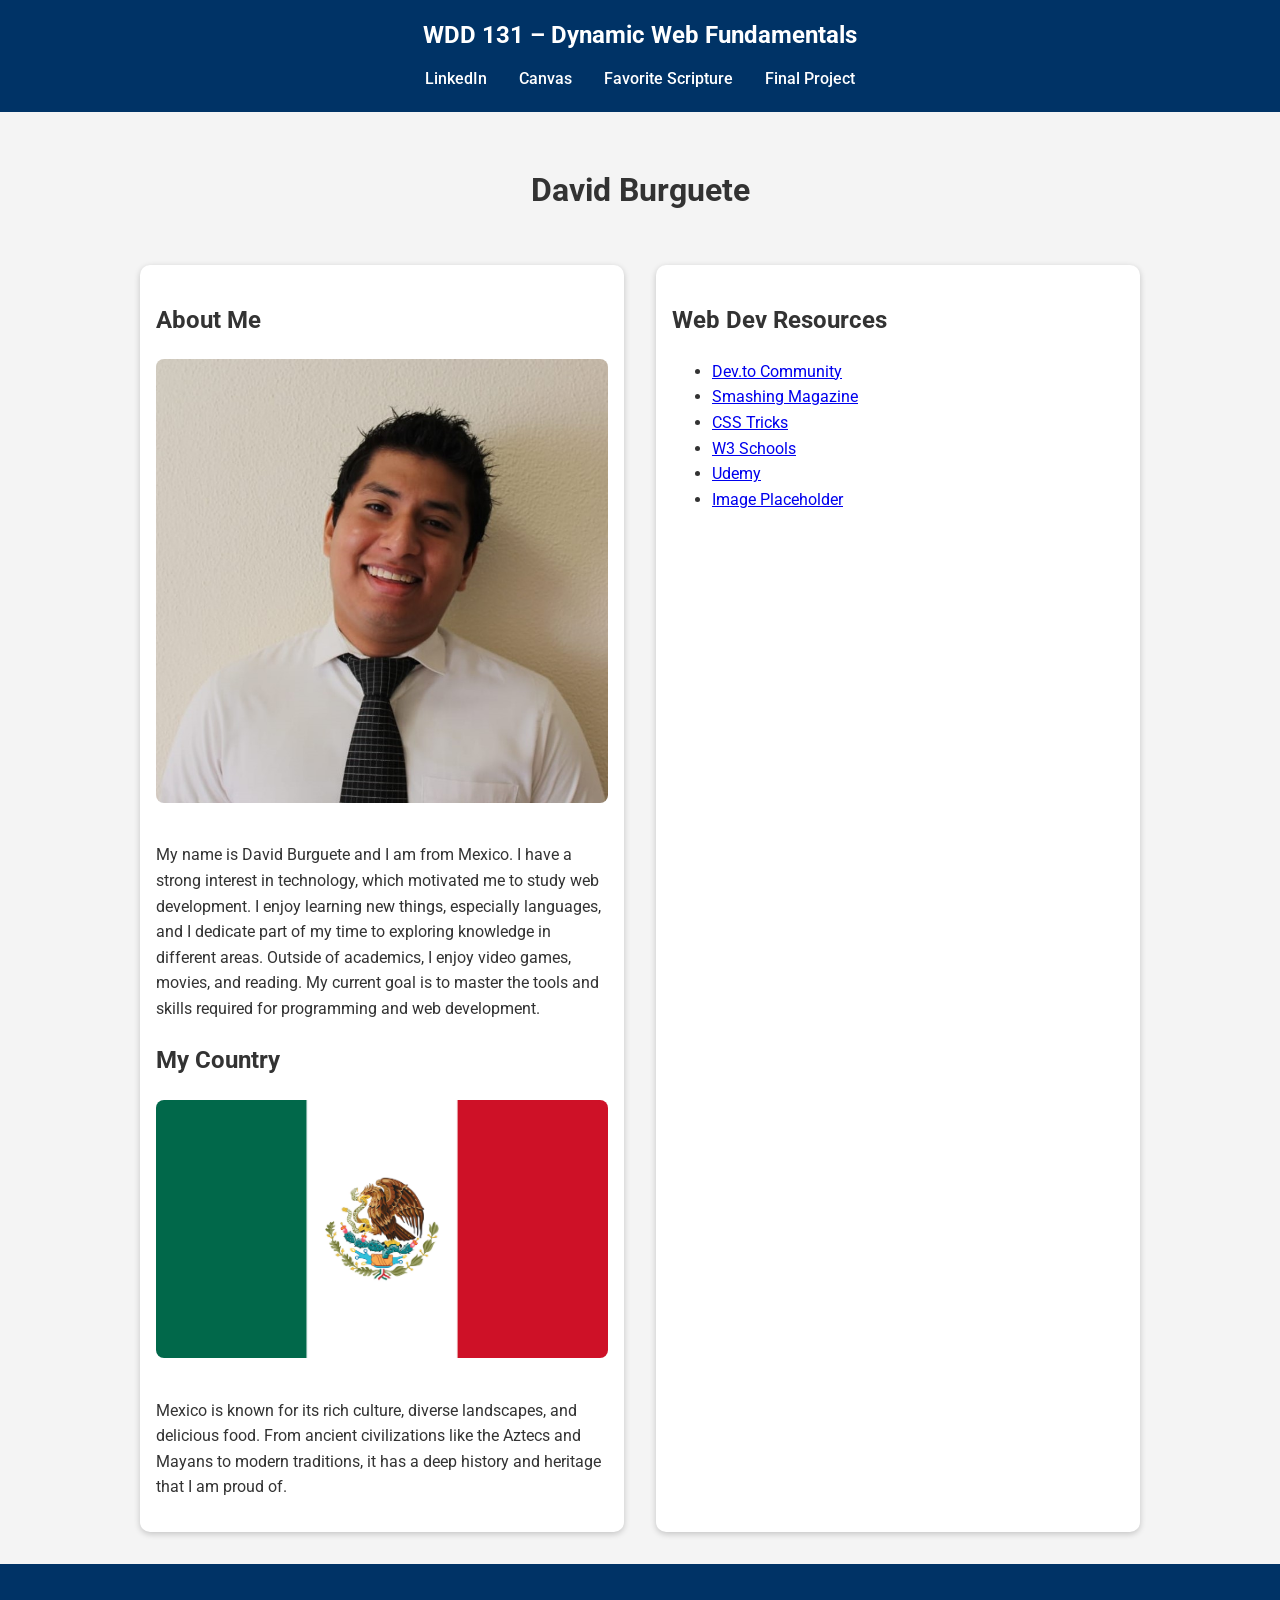
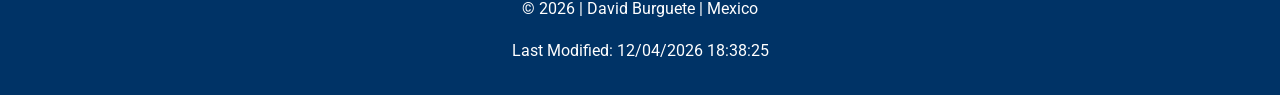
<file: index.html>
<!DOCTYPE html>
<html lang="en">
  <head>
    <meta charset="UTF-8">
    <meta name="viewport" content="width=device-width, initial-scale=1.0">
    <title>WDD 131 – Dynamic Web Fundamentals – David Burguete</title>
    <meta name="description" content="WDD 131 – Dynamic Web Fundamentals | David Burguete | Personal webpage">
    <meta name="author" content="David Burguete">

    <!-- Google Fonts-->
    <link rel="preconnect" href="https://fonts.googleapis.com">
    <link rel="preconnect" href="https://fonts.gstatic.com" crossorigin>
    <link href="https://fonts.googleapis.com/css2?family=Roboto:ital@0;1&display=swap" rel="stylesheet">

    <!-- CSS -->
    <link rel="stylesheet" href="styles/base.css">

    <!-- JavaScript -->
    <script src="scripts/getdates.js" defer></script>
  </head>
  <body>
    <header>
      <span id="course-title">WDD 131 – Dynamic Web Fundamentals</span>
      <nav>
        <a href="https://www.linkedin.com/in/jose-david-burguete-guerra-aba8a8224/" target="_blank">LinkedIn</a>
        <a href="https://byupw.instructure.com/" target="_blank">Canvas</a>
        <a href="https://www.churchofjesuschrist.org/study/scriptures/dc-testament/dc/19?lang=eng&id=p23#p23" target="_blank">Favorite Scripture</a>
        <a href="project/index.html" target="_blank">Final Project</a>
      </nav>
    </header>

    <main>
      <h1>David Burguete</h1>

      <!-- About Me -->
      <section class="card roboto-about">
        <h2>About Me</h2>
        <img src="images/profile.jpg" alt="A photo representing me">
        <p>
          My name is David Burguete and I am from Mexico. I have a strong
          interest in technology, which motivated me to study web development. I
          enjoy learning new things, especially languages, and I dedicate part
          of my time to exploring knowledge in different areas. Outside of
          academics, I enjoy video games, movies, and reading. My current goal
          is to master the tools and skills required for programming and web
          development.
        </p>

        <h2>My Country</h2>
        <img src="images/mexico-flag.jpg" alt="Flag of Mexico">
        <p>
          Mexico is known for its rich culture, diverse landscapes, and
          delicious food. From ancient civilizations like the Aztecs and Mayans
          to modern traditions, it has a deep history and heritage that I am
          proud of.
        </p>
      </section>

      <!-- Web Dev Resources -->
      <section class="card roboto-resources">
        <h2>Web Dev Resources</h2>
        <ul>
          <li><a href="https://dev.to/" target="_blank">Dev.to Community</a></li>
          <li><a href="https://www.smashingmagazine.com/" target="_blank">Smashing Magazine</a></li>
          <li><a href="https://css-tricks.com/" target="_blank">CSS Tricks</a></li>
          <li><a href="https://www.w3schools.com/" target="_blank">W3 Schools</a></li>
          <li><a href="https://www.udemy.com/" target="_blank">Udemy</a></li>
          <li><a href="https://placehold.co/200x200" target="_blank">Image Placeholder</a></li>
        </ul>
      </section>
    </main>

    <footer class="roboto-footer">
      <p>&copy; <span id="currentyear"></span> | David Burguete | Mexico</p>
      <p id="lastModified"></p>
    </footer>
  </body>
</html>
</file>
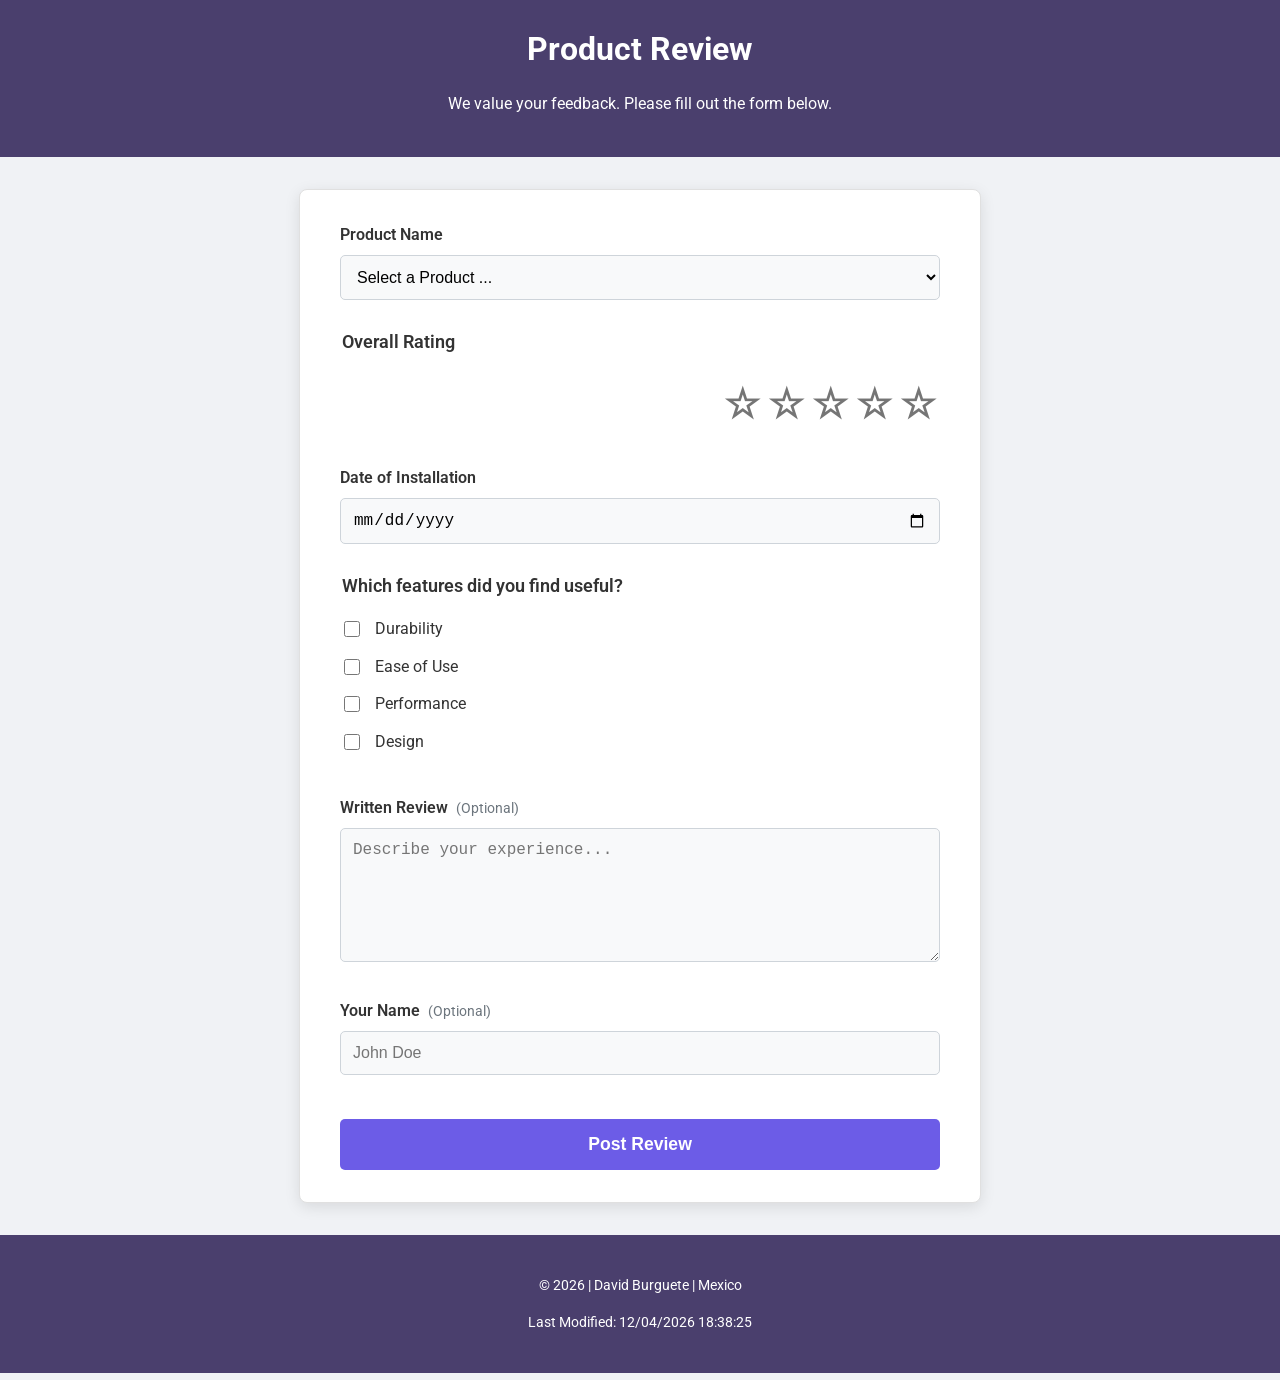
<file: form.html>
<!DOCTYPE html>
<html lang="en">
<head>
    <meta charset="UTF-8">
    <meta name="viewport" content="width=device-width, initial-scale=1.0">
    <title>Product Review Form</title>
    <meta name="description" content="Product review form to collect user feedback.">
    <meta name="author" content="David Burguete">
    <!-- Google Fonts -->
    <link rel="preconnect" href="https://fonts.googleapis.com">
    <link rel="preconnect" href="https://fonts.gstatic.com" crossorigin>
    <link href="https://fonts.googleapis.com/css2?family=Roboto:ital@0;1&display=swap" rel="stylesheet">
     <!-- CSS -->
    <link rel="stylesheet" href="styles/form.css">
    <!-- JavaScript -->
    <script src="scripts/form.js" defer></script>
    <script src="scripts/getdates.js" defer></script>
</head>
<body>
    <header>
        <h1>Product Review</h1>
        <p>We value your feedback. Please fill out the form below.</p>
    </header>

     <main>
        <form action="review.html" method="get">
            <div class="form-group">
                <label for="productName">Product Name</label>
                <select id="productName" name="product_name" required>
                    <option value="" disabled selected>Select a Product ...</option>
                    </select>
            </div>

            <fieldset>
                <legend>Overall Rating</legend>
                <div class="rating-group">
                    <input type="radio" id="star5" name="rating" value="5" required><label for="star5" title="5 stars">☆</label>
                    <input type="radio" id="star4" name="rating" value="4"><label for="star4" title="4 stars">☆</label>
                    <input type="radio" id="star3" name="rating" value="3"><label for="star3" title="3 stars">☆</label>
                    <input type="radio" id="star2" name="rating" value="2"><label for="star2" title="2 stars">☆</label>
                    <input type="radio" id="star1" name="rating" value="1"><label for="star1" title="1 star">☆</label>
                </div>
            </fieldset>

            <div class="form-group">
                <label for="installDate">Date of Installation</label>
                <input type="date" id="installDate" name="install_date" required>
            </div>

            <fieldset>
                <legend>Which features did you find useful?</legend>
                <div class="checkbox-group">
                    <input type="checkbox" id="feature1" name="features" value="durability">
                    <label for="feature1">Durability</label>
                </div>
                <div class="checkbox-group">
                    <input type="checkbox" id="feature2" name="features" value="ease_of_use">
                    <label for="feature2">Ease of Use</label>
                </div>
                <div class="checkbox-group">
                    <input type="checkbox" id="feature3" name="features" value="performance">
                    <label for="feature3">Performance</label>
                </div>
                <div class="checkbox-group">
                    <input type="checkbox" id="feature4" name="features" value="design">
                    <label for="feature4">Design</label>
                </div>
            </fieldset>

            <div class="form-group">
                <label for="reviewText">Written Review <span class="optional">(Optional)</span></label>
                <textarea id="reviewText" name="review_text" rows="6" placeholder="Describe your experience..."></textarea>
            </div>

            <div class="form-group">
                <label for="userName">Your Name <span class="optional">(Optional)</span></label>
                <input type="text" id="userName" name="user_name" placeholder="John Doe">
            </div>

            <input type="submit" value="Post Review">
        </form>
    </main>

    <footer class="roboto-footer">
        <p>&copy; <span id="currentyear"></span> | David Burguete | Mexico</p>
        <p id="lastModified"></p>
    </footer>
</body>
</html>
</file>
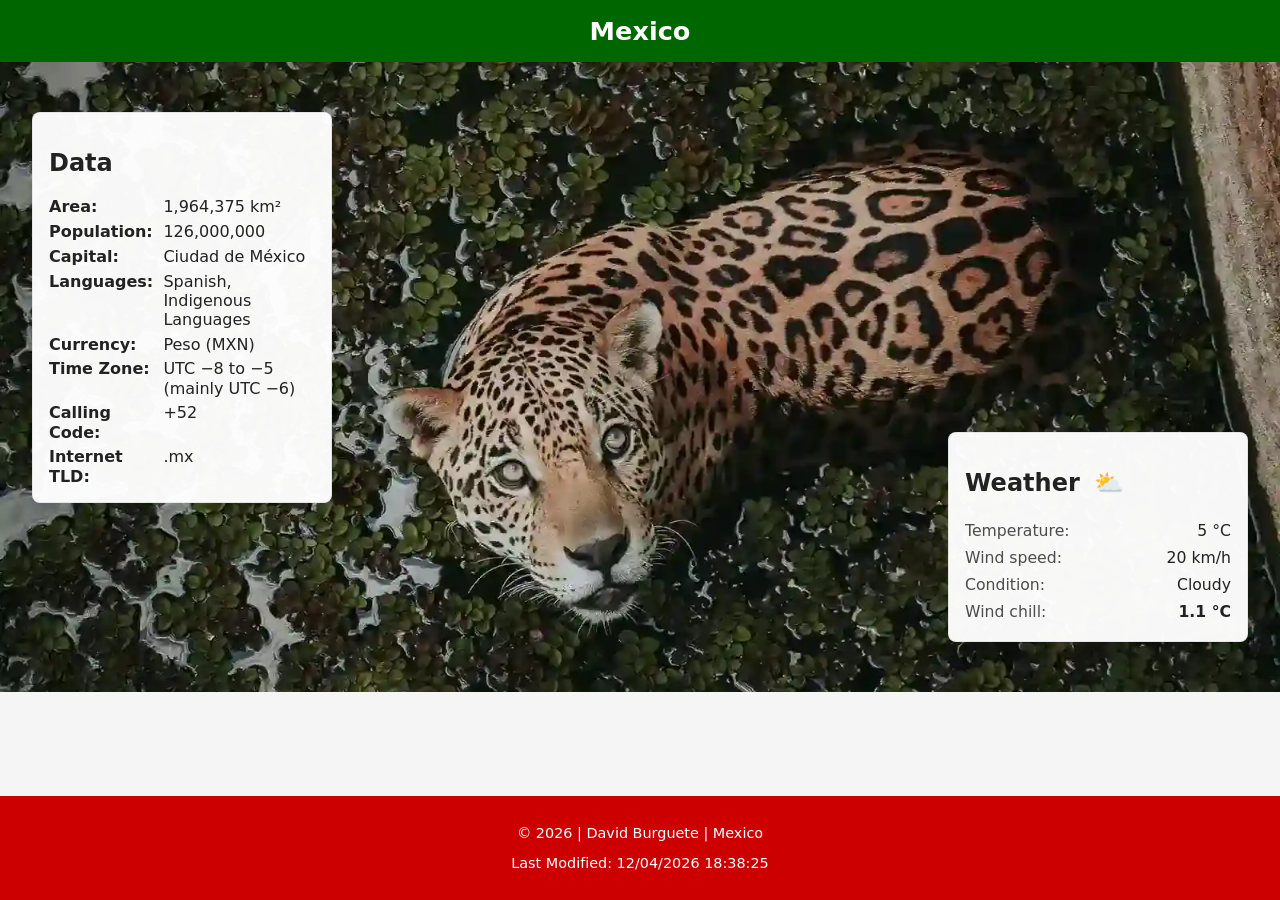
<file: place.html>
<!DOCTYPE html>
<html lang="es">

<head>
    <meta charset="utf-8">
    <meta name="viewport" content="width=device-width, initial-scale=1">
    <title>Mexico — Country Profile: Weather & Key Data</title>
    <meta name="description" content="Weather information for Tuxtla Gutiérrez, Chiapas, Mexico.">
    <meta name="author" content="David Burguete">
    <!-- Google Fonts -->
    <link rel="preconnect" href="https://fonts.googleapis.com">
    <link rel="preconnect" href="https://fonts.gstatic.com" crossorigin>
    <link href="https://fonts.googleapis.com/css2?family=Roboto:ital@0;1&display=swap" rel="stylesheet">
    <!-- CSS -->
    <link rel="stylesheet" href="styles/place.css">
    <!-- JavaScript -->
    <script src="scripts/place.js" defer></script>
    <script src="scripts/getdates.js" defer></script>
</head>

<body>
    <header class="site-header">
        <h1 class="site-title">Mexico</h1>
    </header>

    <main>
        <!-- HERO -->
        <section class="hero">
            <picture>
                <!-- small image for mobile, large for desktop -->
                <source srcset="images/hero-small.webp" media="(max-width:767px)" type="image/webp">
                <source srcset="images/hero-large.webp" media="(min-width:768px)" type="image/webp">
                <img src="images/hero-large.webp" alt="Panorámica de Tuxtla Gutiérrez" class="hero-img">
            </picture>

            <!-- Boxes -->
            <aside class="card data-card" aria-labelledby="data-title">
                <h2 id="data-title">Data</h2>
                <dl>
                    <dt>Area:</dt>
                    <dd>1,964,375 km²</dd>
                    <dt>Population:</dt>
                    <dd>126,000,000</dd>
                    <dt>Capital:</dt>
                    <dd>Ciudad de México</dd>
                    <dt>Languages:</dt>
                    <dd>Spanish, Indigenous Languages</dd>
                    <dt>Currency:</dt>
                    <dd>Peso (MXN)</dd>
                    <dt>Time Zone:</dt>
                    <dd>UTC −8 to −5 (mainly UTC −6)</dd>
                    <dt>Calling Code:</dt>
                    <dd>+52</dd>
                    <dt>Internet TLD:</dt>
                    <dd>.mx</dd>
                </dl>
            </aside>

            <aside class="card weather-card" aria-labelledby="weather-title">
                <h2 id="weather-title">Weather</h2>

                <!-- SVG: only mobile -->
                <img src="images/weather-icon.svg" alt="Ícono del clima" class="weather-svg mobile-only">

                <ul class="weather-list">
                    <li><span class="label">Temperature:</span> <span id="temp">5</span></li>
                    <li><span class="label">Wind speed:</span> <span id="wind">20</span></li>
                    <li><span class="label">Condition:</span> <span id="condition">Cloudy</span></li>
                    <li><span class="label">Wind chill:</span> <strong id="windchill">N/A</strong></li>
                </ul>
            </aside>
        </section>
    </main>

    <footer>
        <p>&copy; <span id="currentyear"></span> | David Burguete | Mexico</p>
        <p id="lastModified"></p>
    </footer>
</body>

</html>
</file>
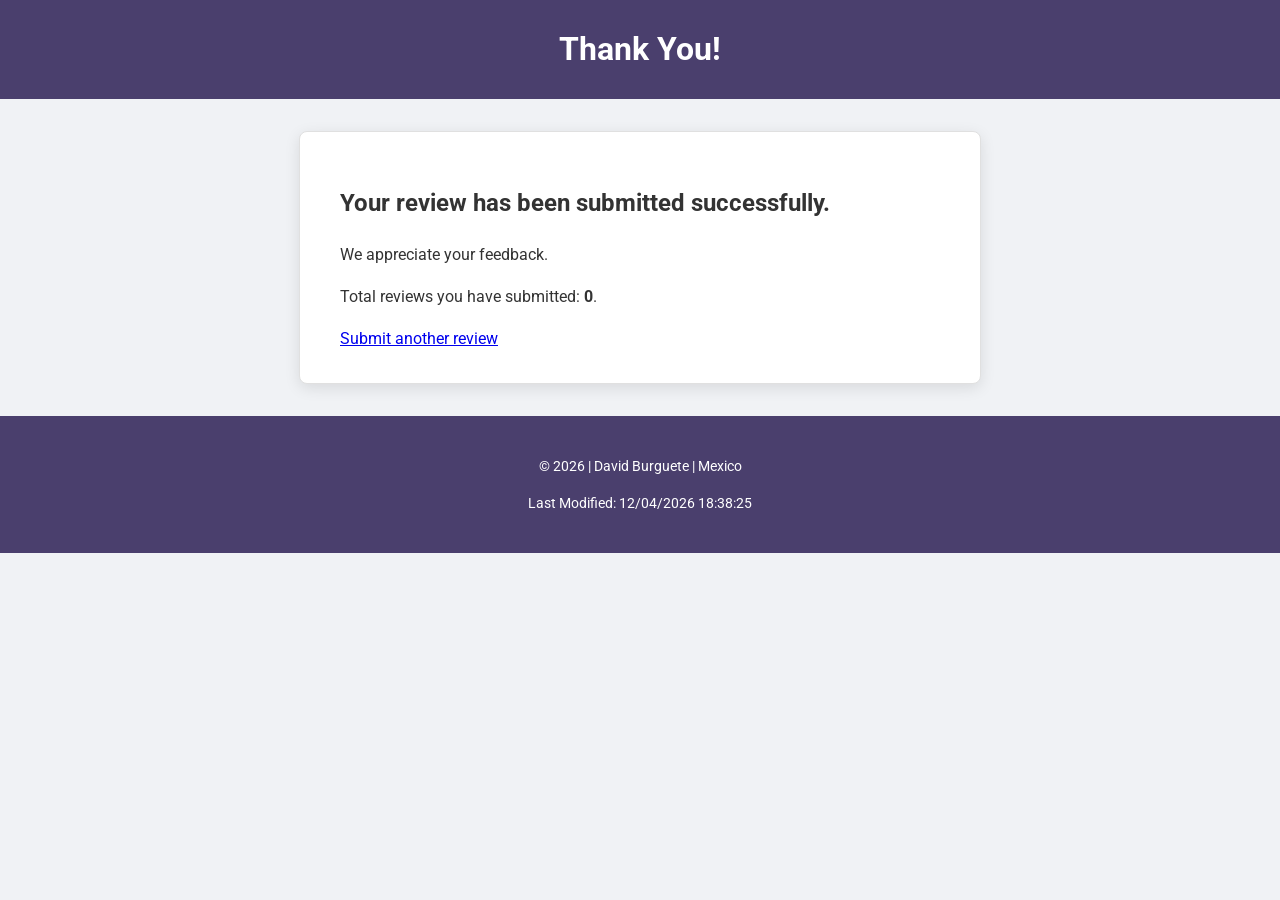
<file: review.html>
<!DOCTYPE html>
<html lang="en">
<head>
    <meta charset="UTF-8">
    <meta name="viewport" content="width=device-width, initial-scale=1.0">
    <title>Review Submitted</title>
    <meta name="description" content="Thank you page for submitted product reviews.">
    <meta name="author" content="David Burguete">
    <!-- Google Fonts -->
    <link rel="preconnect" href="https://fonts.googleapis.com">
    <link rel="preconnect" href="https://fonts.gstatic.com" crossorigin>
    <link href="https://fonts.googleapis.com/css2?family=Roboto:ital@0;1&display=swap" rel="stylesheet">
     <!-- CSS -->
    <link rel="stylesheet" href="styles/form.css">
    <!-- JavaScript -->
    <script src="scripts/form.js" defer></script>
    <script src="scripts/getdates.js" defer></script>
</head>
<body>
    <header>
        <h1>Thank You!</h1>
    </header>

    <main>
        <h2>Your review has been submitted successfully.</h2>
        <p>We appreciate your feedback.</p>
        <p>Total reviews you have submitted: <strong><span id="review-count">0</span></strong>.</p>
        <a href="form.html">Submit another review</a>
    </main>

    <footer class="roboto-footer">
        <p>&copy; <span id="currentyear"></span> | David Burguete | Mexico</p>
        <p id="lastModified"></p>
    </footer>
</body>
</html>
</file>
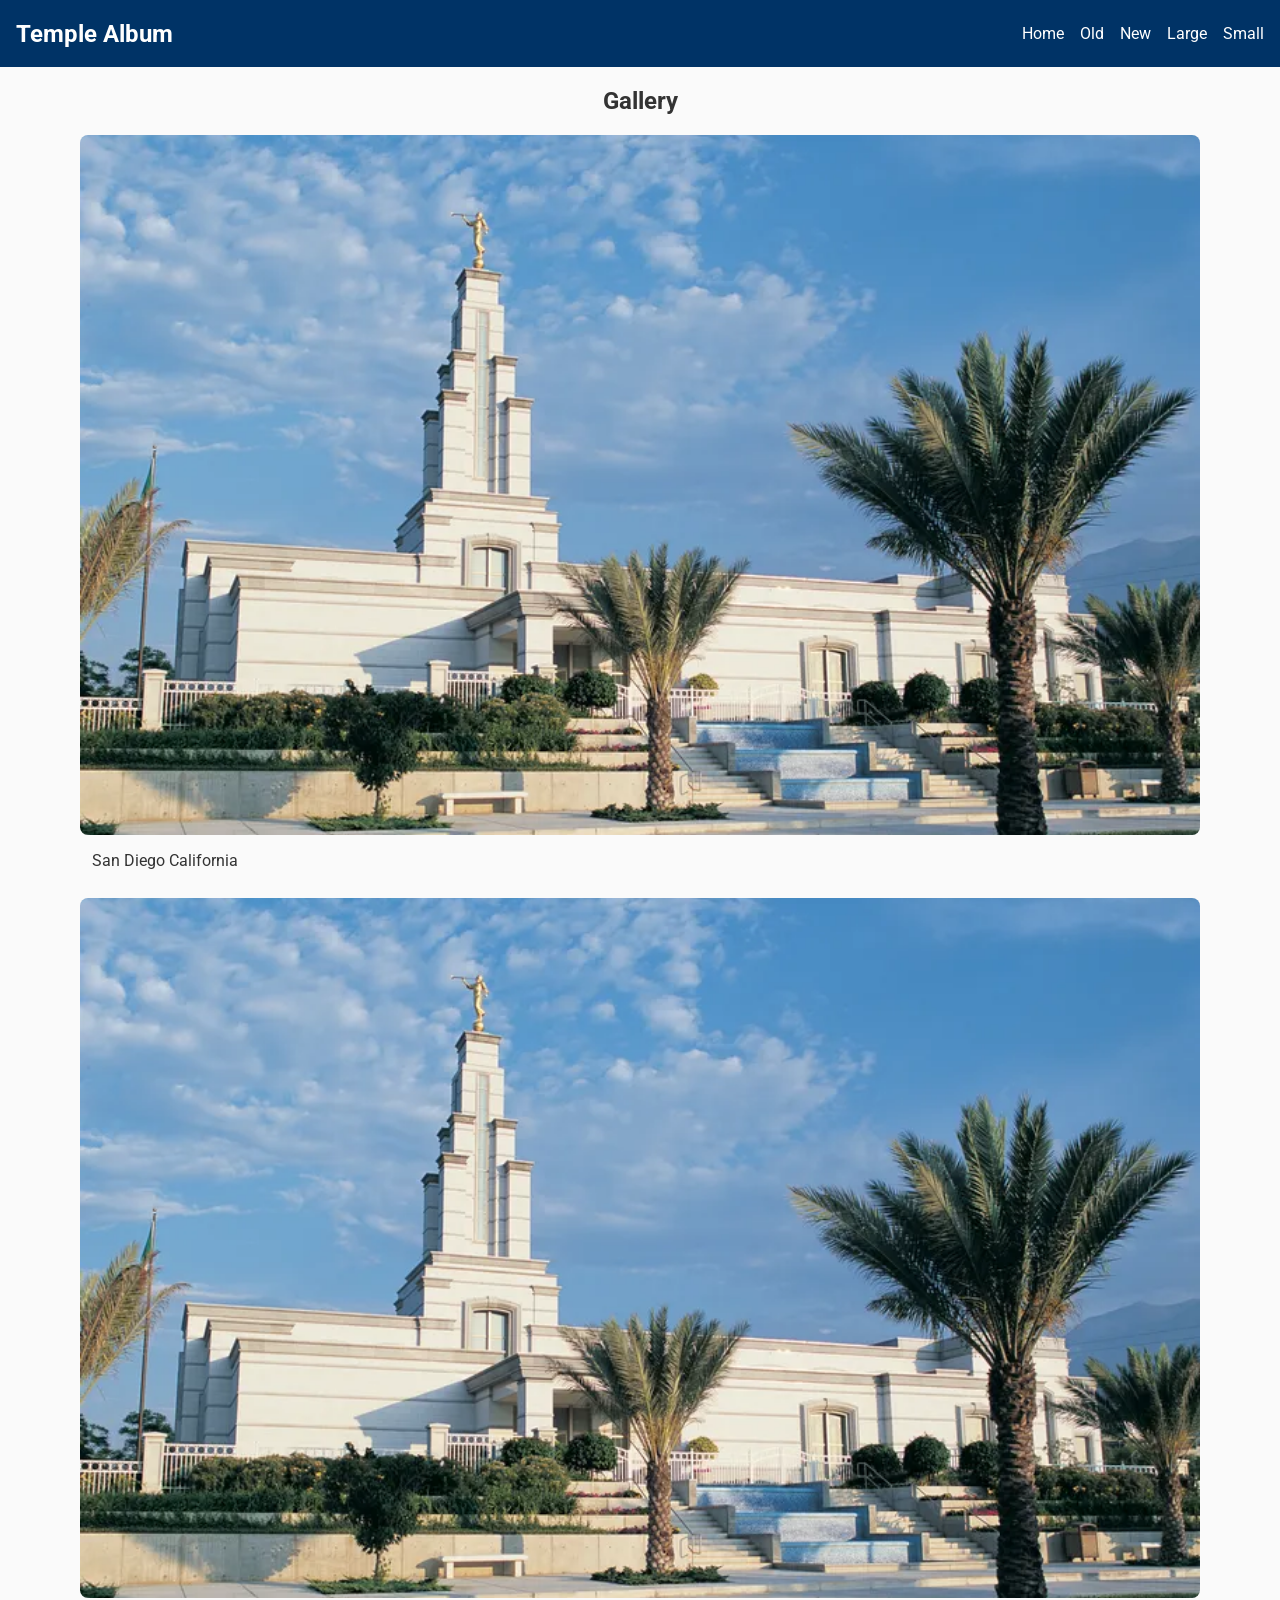
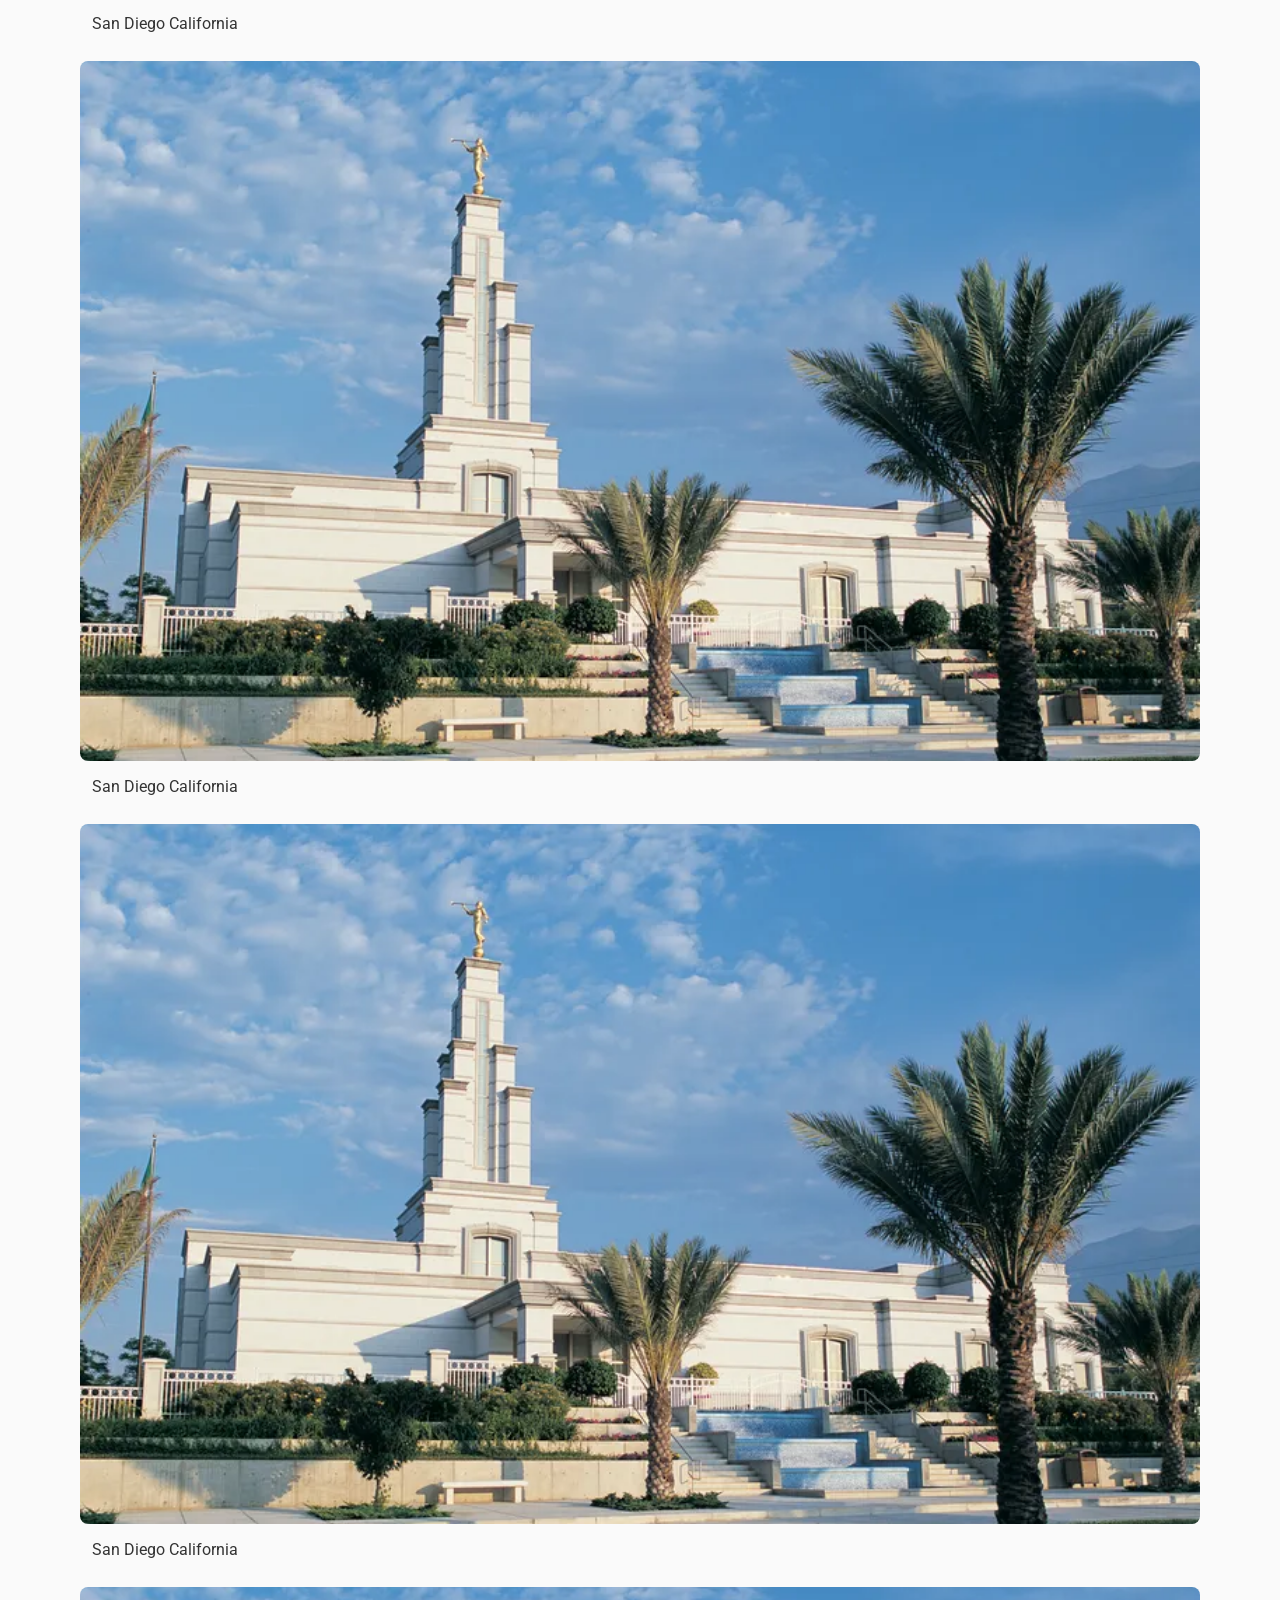
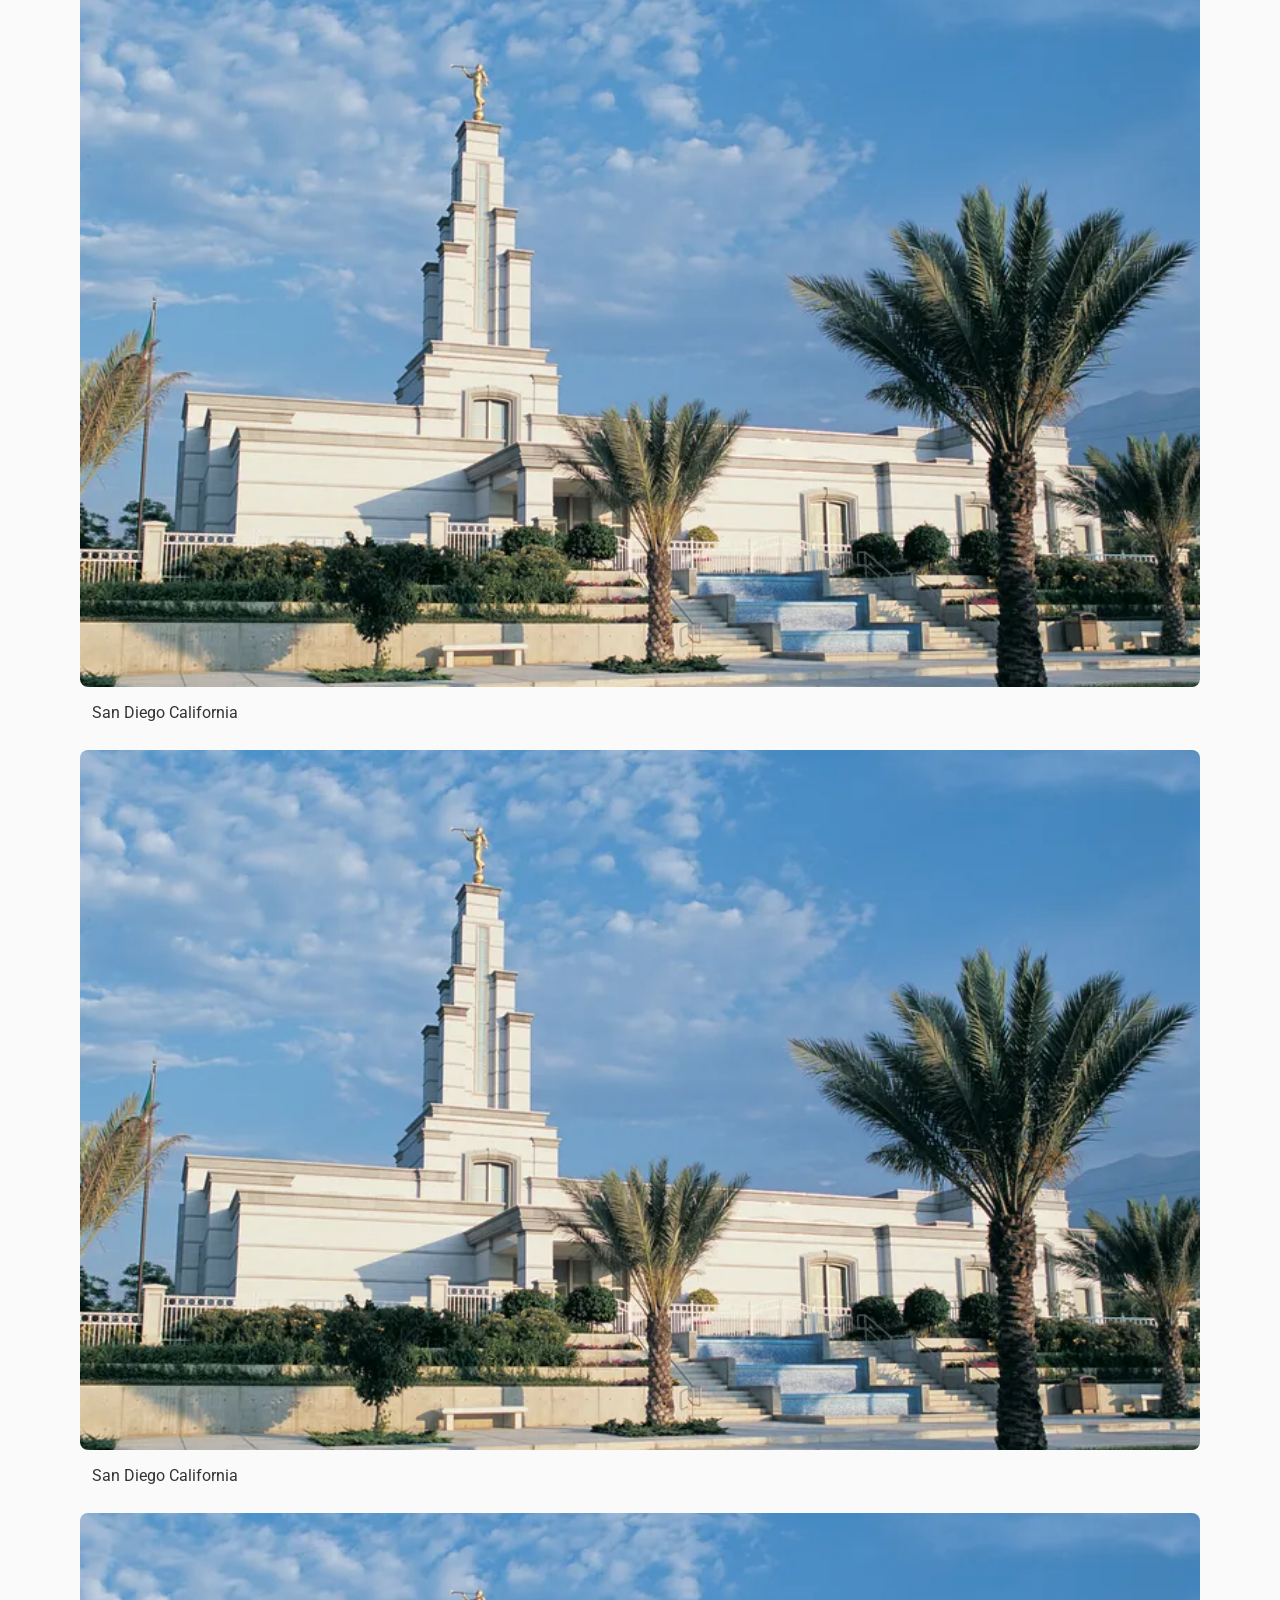
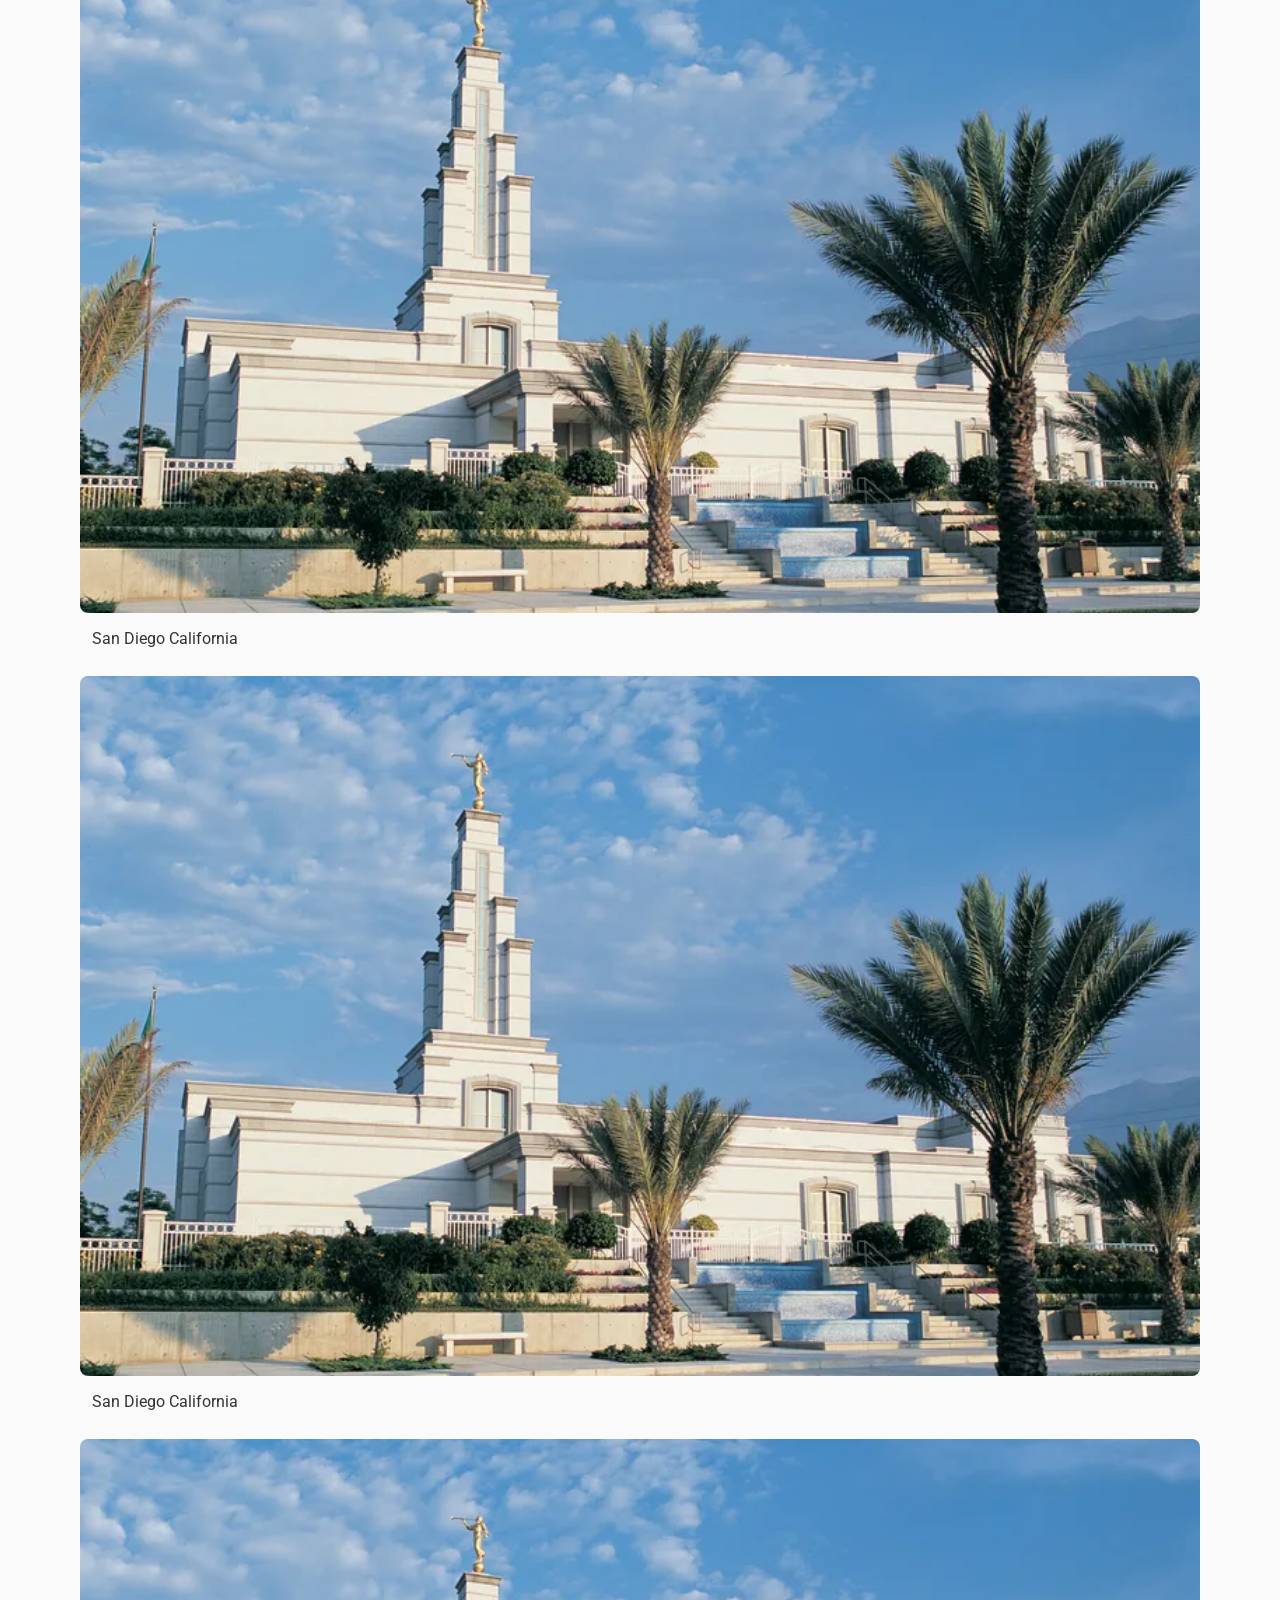
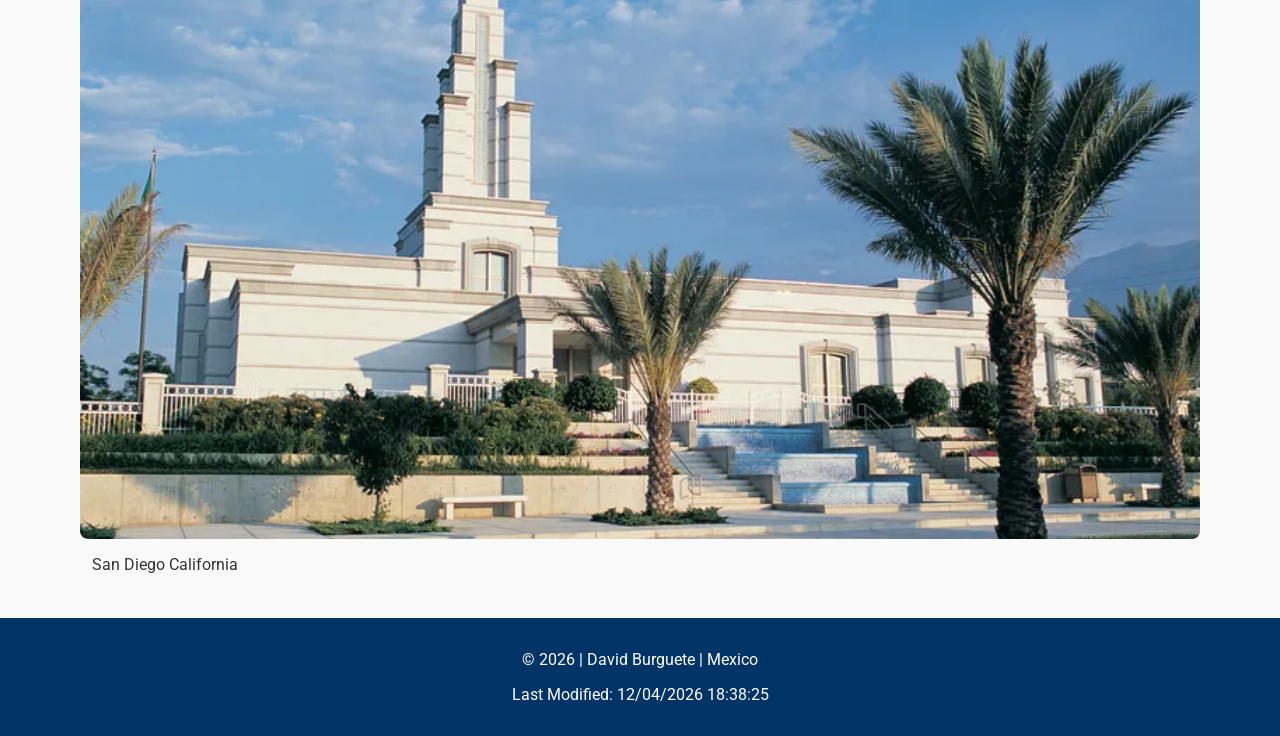
<file: temples.html>
<!DOCTYPE html>
<html lang="en">

<head>
    <meta charset="UTF-8">
    <meta name="viewport" content="width=device-width, initial-scale=1.0">
    <title>Temple Album</title>
    <meta name="description" content="Temple Album showcasing images of temples. Responsive design with gallery layout.">
    <meta name="author" content="David Burguete">
    <!-- Google Fonts -->
    <link rel="preconnect" href="https://fonts.googleapis.com">
    <link rel="preconnect" href="https://fonts.gstatic.com" crossorigin>
    <link href="https://fonts.googleapis.com/css2?family=Roboto:ital@0;1&display=swap" rel="stylesheet">
    <!-- CSS -->
    <link rel="stylesheet" href="styles/temples.css">
    <link rel="stylesheet" href="styles/temples-large.css">
    <!-- JavaScript -->
    <script src="scripts/temples.js" defer></script>
    <script src="scripts/getdates.js" defer></script>
</head>

<body>
    <header>
        <h1>Temple Album</h1>
        <button id="menuButton">☰</button>
        <nav id="navMenu">
            <a href="#">Home</a>
            <a href="#">Old</a>
            <a href="#">New</a>
            <a href="#">Large</a>
            <a href="#">Small</a>
        </nav>
    </header>

    <main>
        <h2>Gallery</h2>
        <section class="gallery">
            <figure>
                <img src="images/temple_placeholder.webp" alt="San Diego Temple">
                <figcaption>San Diego California</figcaption>
            </figure>
            <figure>
                <img src="images/temple_placeholder.webp" alt="San Diego Temple">
                <figcaption>San Diego California</figcaption>
            </figure>
            <figure>
                <img src="images/temple_placeholder.webp" alt="San Diego Temple">
                <figcaption>San Diego California</figcaption>
            </figure>
            <figure>
                <img src="images/temple_placeholder.webp" alt="San Diego Temple">
                <figcaption>San Diego California</figcaption>
            </figure>
            <figure>
                <img src="images/temple_placeholder.webp" alt="San Diego Temple">
                <figcaption>San Diego California</figcaption>
            </figure>
            <figure>
                <img src="images/temple_placeholder.webp" alt="San Diego Temple">
                <figcaption>San Diego California</figcaption>
            </figure>
            <figure>
                <img src="images/temple_placeholder.webp" alt="San Diego Temple">
                <figcaption>San Diego California</figcaption>
            </figure>
            <figure>
                <img src="images/temple_placeholder.webp" alt="San Diego Temple">
                <figcaption>San Diego California</figcaption>
            </figure>
            <figure>
                <img src="images/temple_placeholder.webp" alt="San Diego Temple">
                <figcaption>San Diego California</figcaption>
            </figure>
        </section>
    </main>

    <footer class="roboto-footer">
        <p>&copy; <span id="currentyear"></span> | David Burguete | Mexico</p>
        <p id="lastModified"></p>
    </footer>
</body>

</html>
</file>
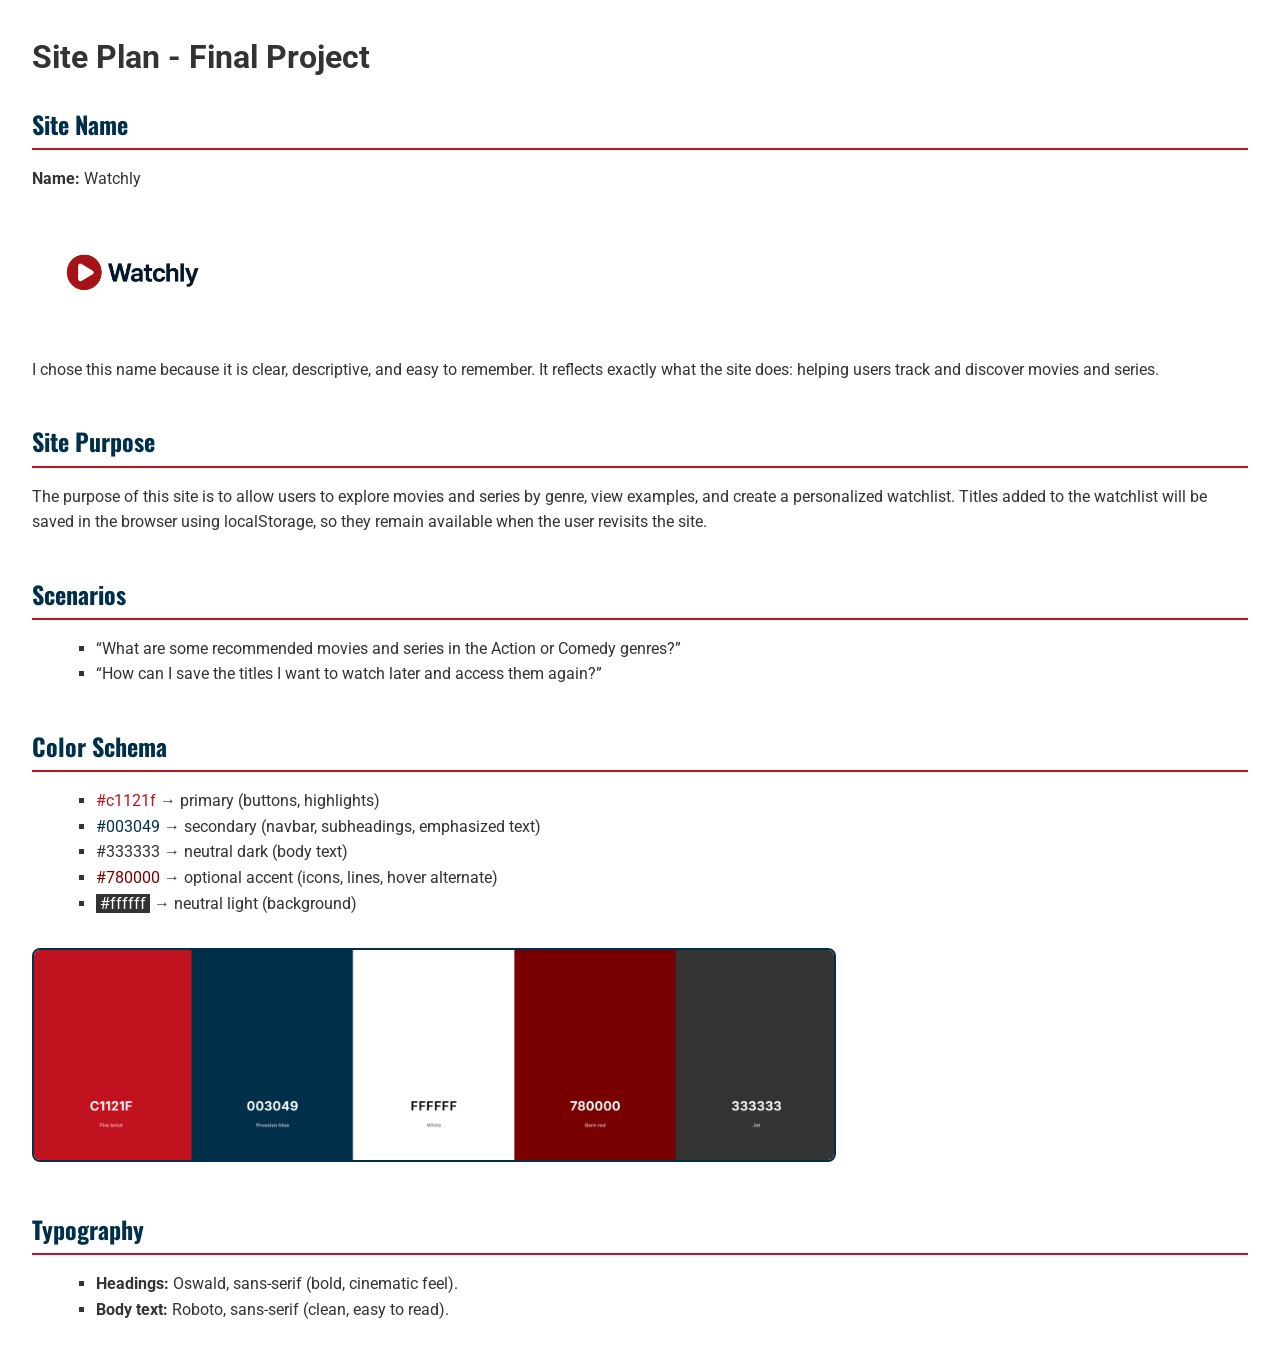
<file: project/siteplan.html>
<!DOCTYPE html>
<html lang="en">

<head>
    <meta charset="UTF-8">
    <title>Site Plan Project</title>
    <meta name="description"
        content="Site plan for a movies and series tracking website. Includes site name, purpose, scenarios, color schema, typography, and wireframe.">
    <meta name="author" content="David Burguete">

    <!-- Google Fonts -->
    <link rel="preconnect" href="https://fonts.googleapis.com">
    <link rel="preconnect" href="https://fonts.gstatic.com" crossorigin>
    <link
        href="https://fonts.googleapis.com/css2?family=Oswald:wght@400;600&family=Roboto:ital,wght@0,400;0,500;1,400&display=swap"
        rel="stylesheet">

    <!-- CSS -->
    <link rel="stylesheet" href="styles/siteplan.css">
</head>

<body>
    <main>
        <h1>Site Plan - Final Project</h1>
        <!-- Site Name -->
        <section>
            <h2>Site Name</h2>
            <p><strong>Name:</strong> Watchly</p>
            <img src="images/logo.png" alt="Watchly Logo" class="logo">
            <p>I chose this name because it is clear, descriptive, and easy to remember. It reflects exactly what the
                site does: helping users track and discover movies and series.</p>
        </section>

        <!-- Site Purpose -->
        <section>
            <h2>Site Purpose</h2>
            <p>The purpose of this site is to allow users to explore movies and series by genre, view examples, and
                create a personalized watchlist. Titles added to the watchlist will be saved in the browser using
                localStorage, so they remain available when the user revisits the site.</p>
        </section>

        <!-- Scenarios -->
        <section>
            <h2>Scenarios</h2>
            <ul>
                <li>“What are some recommended movies and series in the Action or Comedy genres?”</li>
                <li>“How can I save the titles I want to watch later and access them again?”</li>
            </ul>
        </section>

        <!-- Color Schema -->
        <section>
            <h2>Color Schema</h2>
            <ul>
                <li><span style="color:#c1121f;">#c1121f</span> → primary (buttons, highlights)</li>
                <li><span style="color:#003049;">#003049</span> → secondary (navbar, subheadings, emphasized text)</li>
                <li><span style="color:#333333;">#333333</span> → neutral dark (body text)</li>
                <li><span style="color:#780000;">#780000</span> → optional accent (icons, lines, hover alternate)</li>
                <li><span style="color:#ffffff; background:#333; padding:0 4px;">#ffffff</span> → neutral light
                    (background)</li>
            </ul>

            <img class="color-palette" src="images/color-palette.png" alt="Color palette">
        </section>

        <!-- Typography -->
        <section>
            <h2>Typography</h2>
            <ul>
                <li><strong>Headings:</strong> Oswald, sans-serif (bold, cinematic feel).</li>
                <li><strong>Body text:</strong> Roboto, sans-serif (clean, easy to read).</li>
            </ul>
        </section>
    </main>
</body>

</html>
</file>
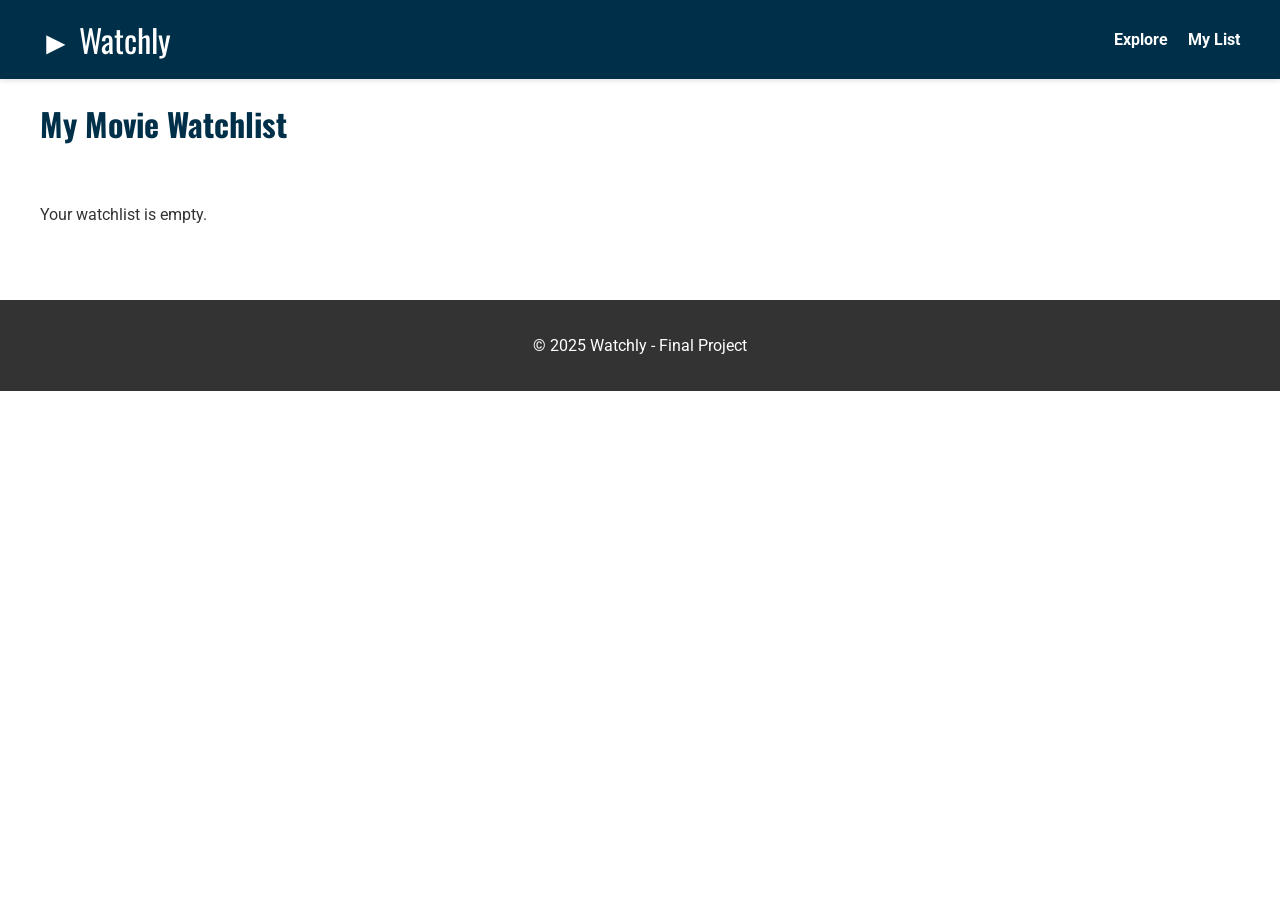
<file: project/watchlist.html>
<!DOCTYPE html>
<html lang="en">
<head>
    <meta charset="UTF-8">
    <meta name="viewport" content="width=device-width, initial-scale=1.0">
    <title>My List - Watchly</title>
    <meta name="description" content="Watchly helps you keep track of your favorite movies. View and manage your personalized watchlist all in one place.">
    <meta name="author" content="David Burguete">
    <!-- Google Fonts -->
    <link rel="preconnect" href="https://fonts.googleapis.com">
    <link rel="preconnect" href="https://fonts.gstatic.com" crossorigin>
    <link href="https://fonts.googleapis.com/css2?family=Oswald:wght@700&family=Roboto:wght@400;700&display=swap" rel="stylesheet">
    <!-- CSS -->
    <link rel="stylesheet" href="styles/style.css">
    <!-- JavaScript -->
    <script src="scripts/app.js" defer></script>
    <script src="scripts/data.js" defer></script>
</head>
<body>
    <header>
        <div class="container">
            <a href="index.html" class="logo">► Watchly</a>
            <nav>
                <ul>
                    <li><a href="explore.html">Explore</a></li>
                    <li><a href="watchlist.html">My List</a></li>
                </ul>
            </nav>
        </div>
    </header>

    <main class="container">
        <h1>My Movie Watchlist</h1>
        <div id="watchlist-grid">
            </div>
    </main>

    <footer>
        <div class="container">
            <p>&copy; 2025 Watchly - Final Project</p>
        </div>
    </footer>
</body>
</html>
</file>
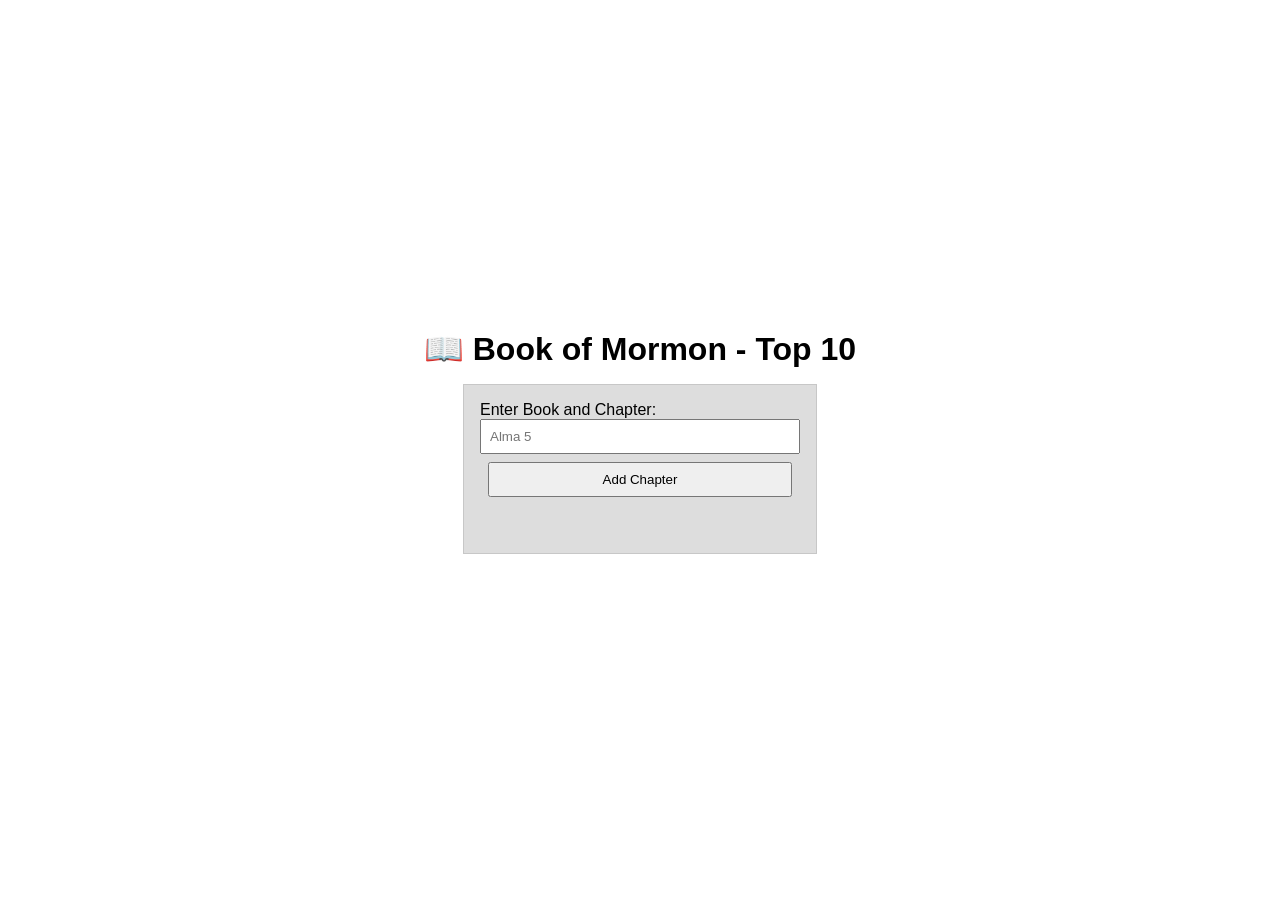
<file: week 02/bom.html>
<!DOCTYPE html>
<html lang="en">

<head>
    <meta charset="UTF-8">
    <meta name="viewport" content="width=device-width, initial-scale=1.0">
    <title>Document</title>
    <meta name="description" content="Bom activity. ">
    <meta name="author" content="David Burguete">
    <link rel="stylesheet" href="styles/boom.css">
    <script src="scripts/boom.js" defer></script>
</head>

<body>
    <h1>📖 Book of Mormon - Top 10</h1>
    <main>
        <label for="favchap">Enter Book and Chapter: </label>
        <input type="text" id="favchap" placeholder="Alma 5">
        <button type="submit">Add Chapter</button>
        <ul id="list"></ul>
    </main>
</body>

</html>
</file>
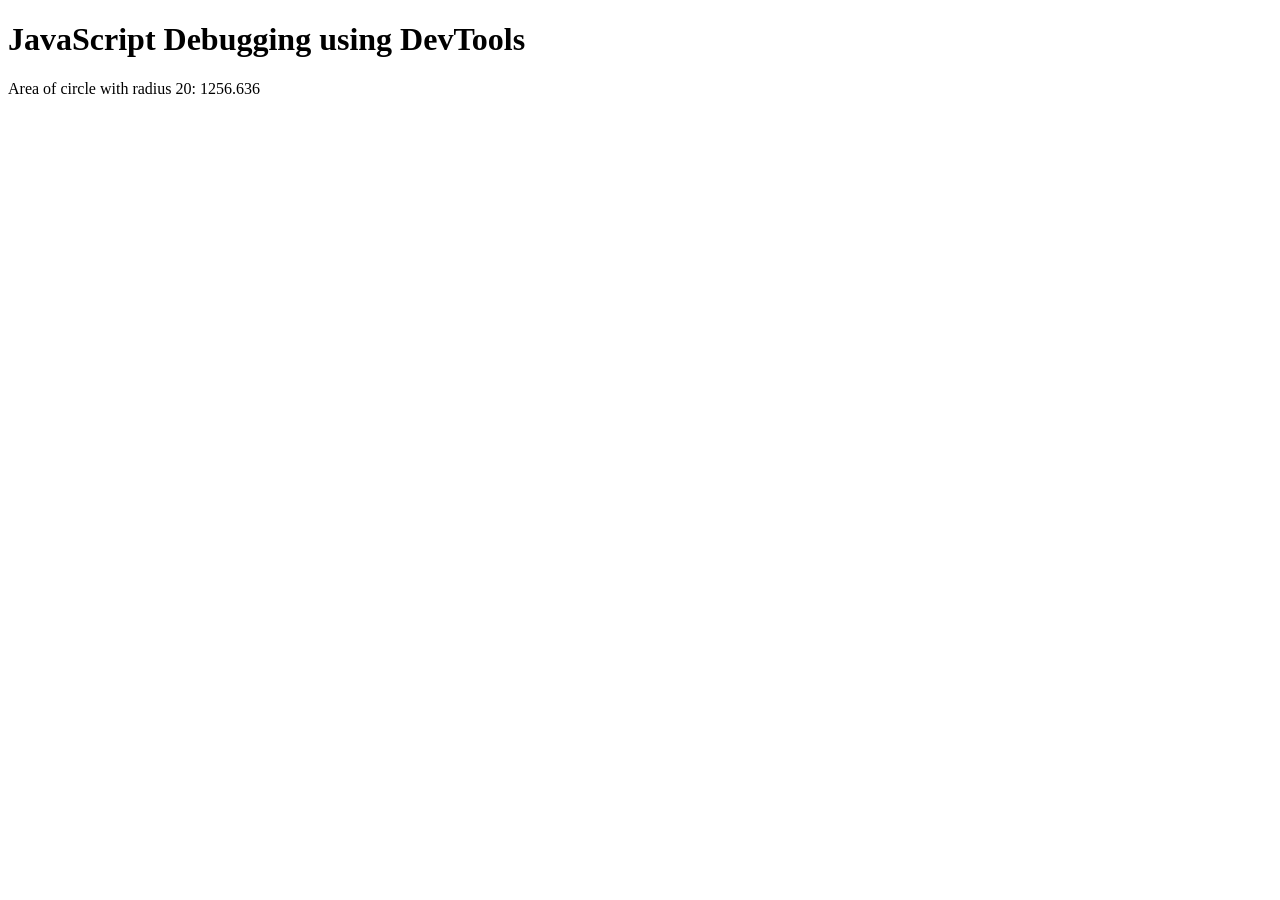
<file: week 02/debugging.html>
<!DOCTYPE html>
<html lang="en">

<head>
    <meta charset="UTF-8">
    <meta name="viewport" content="width=device-width, initial-scale=1.0">
    <title>Debugging</title>
    <script src="scripts/debugging.js" defer></script>
</head>

<body>
    <h1>JavaScript Debugging using DevTools</h1>
    <p>Area of circle with radius <span id="radius"></span>: <span id="area"></span></p>
</body>

</html>
</file>
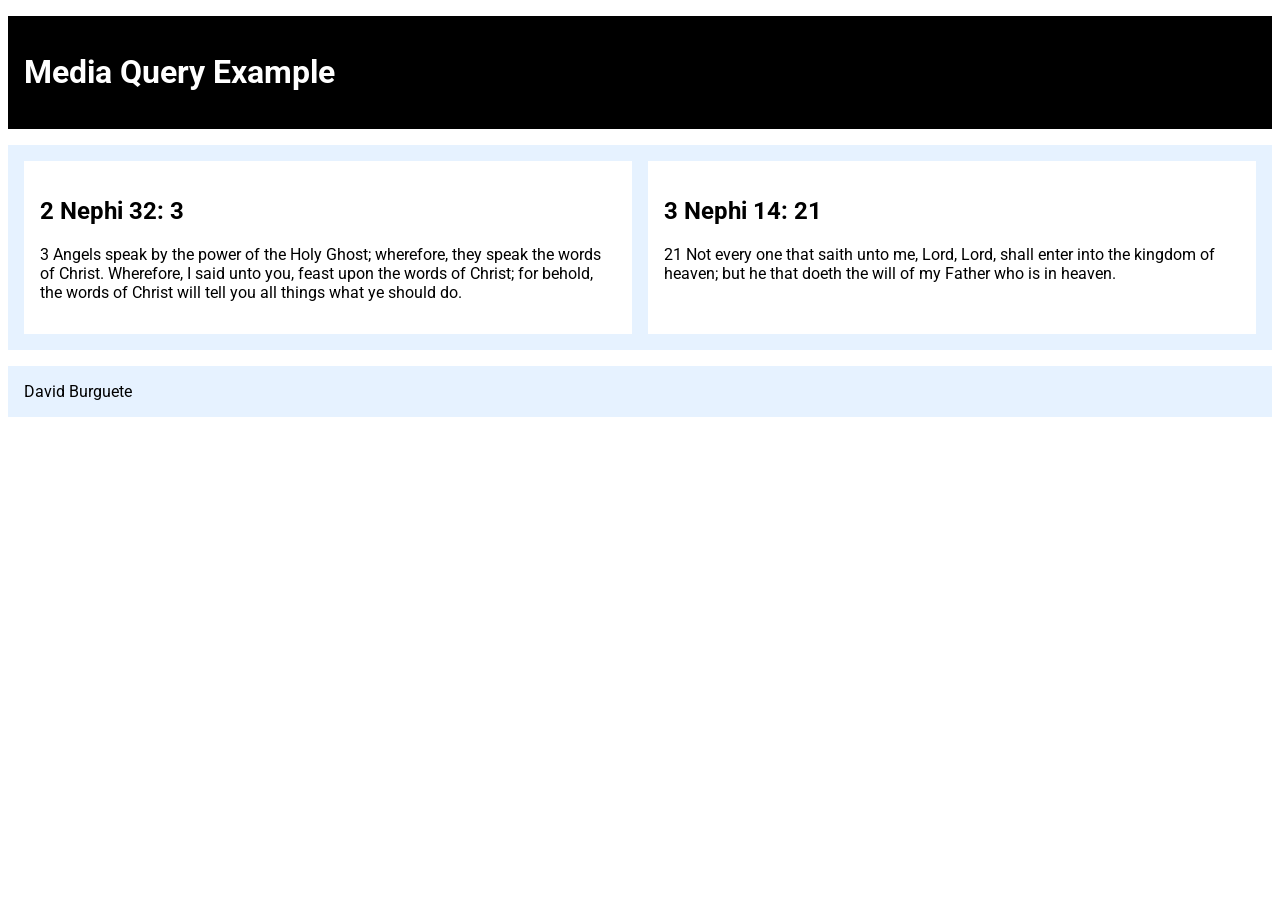
<file: week 02/media-query.html>
<!DOCTYPE html>
<html lang="en">

<head>
    <meta charset="UTF-8">
    <meta name="viewport" content="width=device-width, initial-scale=1.0">
    <title>Document</title>
    <meta name="description" content="Media query learning activity example page. ">
    <meta name="author" content="David Burguete">
    <link rel="preconnect" href="https://fonts.googleapis.com">
    <link rel="preconnect" href="https://fonts.gstatic.com" crossorigin>
    <link href="https://fonts.googleapis.com/css2?family=Roboto:ital@0;1&display=swap" rel="stylesheet">
    <link rel="stylesheet" href="styles/media-query.css">
    <link rel="stylesheet" href="styles/media-query-large.css">
</head>

<body>
    <header>
        <h1>Media Query Example</h1>
    </header>
    <main>
        <section>
            <h2>2 Nephi 32: 3</h2>
            <p>3 Angels speak by the power of the Holy Ghost; wherefore, they speak the words of Christ. Wherefore, I
                said unto you, feast upon the words of Christ; for behold, the words of Christ will tell you all things
                what ye should do.</p>
        </section>
        <section>
            <h2>3 Nephi 14: 21</h2>
            <p>21 Not every one that saith unto me, Lord, Lord, shall enter into the kingdom of heaven; but he that
                doeth the will of my Father who is in heaven.</p>
        </section>
    </main>
    <footer>
        David Burguete
    </footer>

</body>

</html>
</file>
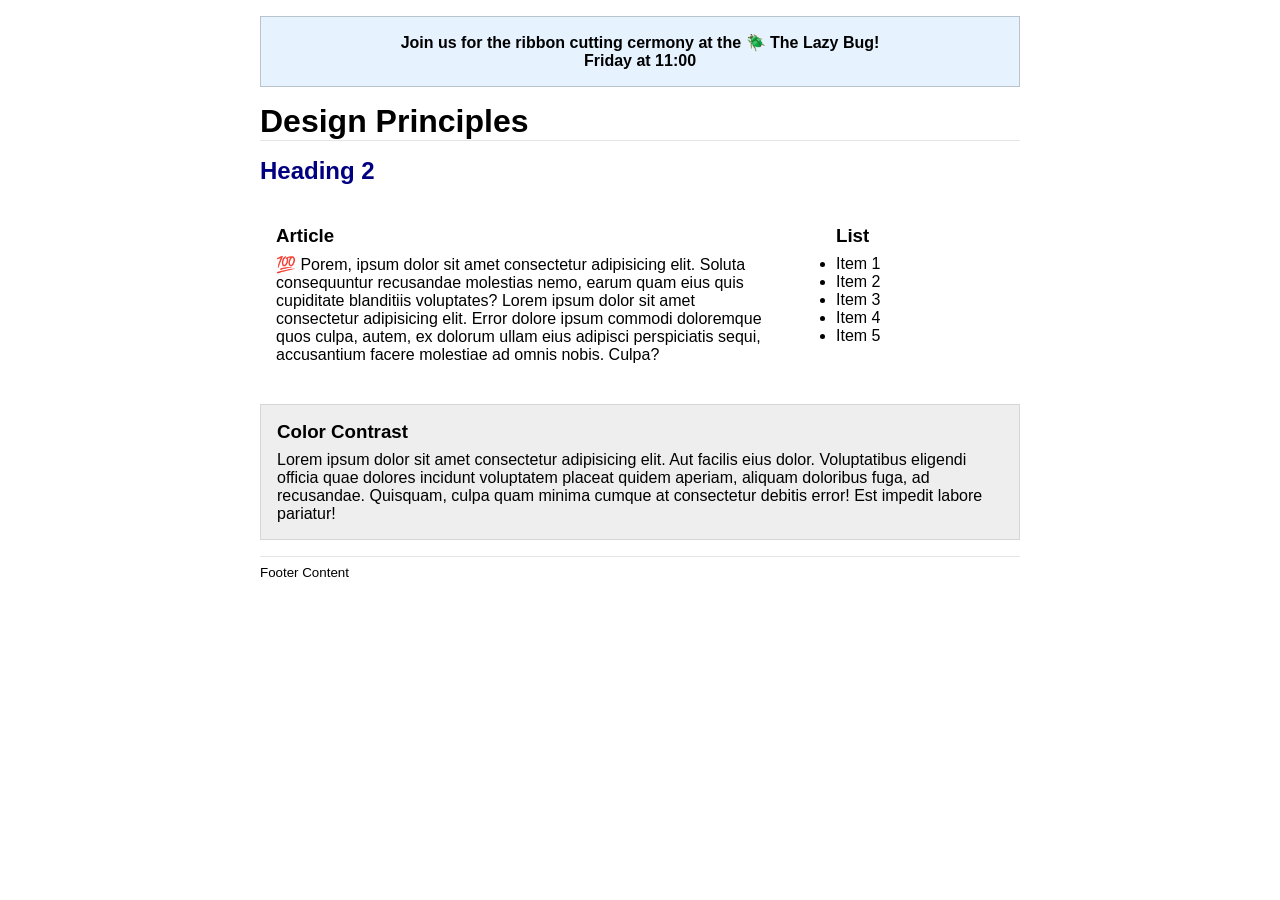
<file: week03/design.html>
<!DOCTYPE html>
<html lang="en">

<head>
    <meta charset="UTF-8">
    <meta name="viewport" content="width=device-width, initial-scale=1.0">
    <title>Week 03 - Design</title>
    <meta name="description" content="WDD 131 – Week03 design activity">
    <meta name="author" content="David Burguete">

    <!-- CSS -->
    <link rel="stylesheet" href="styles/design.css">
</head>

<body>
    <header>
        <div class="banner">Join us for the ribbon cutting cermony at the 🪲 The Lazy Bug!<br>Friday at 11:00</div>
        <h1>Design Principles</h1>
    </header>
    <main>
        <h2>Heading 2</h2>
        <section>
            <h3>Article</h3>
            <article>
                <p>💯 Porem, ipsum dolor sit amet consectetur adipisicing elit. Soluta consequuntur recusandae molestias
                    nemo, earum quam eius quis cupiditate blanditiis voluptates? Lorem ipsum dolor sit amet consectetur
                    adipisicing elit. Error dolore ipsum commodi doloremque quos culpa, autem, ex dolorum ullam eius
                    adipisci perspiciatis sequi, accusantium facere molestiae ad omnis nobis. Culpa?</p>
            </article>
        </section>
        <section>
            <h3>List</h3>
            <ul>
                <li>Item 1</li>
                <li>Item 2</li>
                <li>Item 3</li>
                <li>Item 4</li>
                <li>Item 5</li>
            </ul>
        </section>
        <div class="callout">
            <h3>Color Contrast</h3>
            <p>Lorem ipsum dolor sit amet consectetur adipisicing elit. Aut facilis eius dolor. Voluptatibus eligendi
                officia quae dolores incidunt voluptatem placeat quidem aperiam, aliquam doloribus fuga, ad recusandae.
                Quisquam, culpa quam minima cumque at consectetur debitis error! Est impedit labore pariatur!</p>
        </div>
    </main>
    <footer>
        Footer Content
    </footer>
</body>

</html>
</file>
<file: styles/base.css>
/* Roboto clases únicas */
.roboto-about {
  font-family: "Roboto", sans-serif;
  font-weight: 400;
  font-style: normal;
  font-variation-settings: "wdth" 100;
}

.roboto-resources {
  font-family: "Roboto", sans-serif;
  font-weight: 400;
  font-style: normal;
  font-variation-settings: "wdth" 120;
}

.roboto-footer {
  font-family: "Roboto", sans-serif;
  font-weight: 400;
  font-style: normal;
  font-variation-settings: "wdth" 100;
}

/* Body */
body {
  font-family: 'Roboto', sans-serif;
  margin: 0;
  padding: 0;
  line-height: 1.6;
  background-color: #f4f4f4;
  color: #333;
}

/* Header */
header {
  background: #003366;
  color: white;
  padding: 1rem;
  text-align: center;
}

#course-title {
  display: block;
  font-size: 1.5rem;
  font-weight: bold;
  margin-bottom: 0.5rem;
}

/* Navigation */
nav {
  display: flex;
  justify-content: center;
  gap: 1rem;
}

nav a {
  color: white;
  text-decoration: none;
  font-weight: 500;
  padding: 0.25rem 0.5rem;
  transition: background-color 0.3s ease, color 0.3s ease;
}

nav a:hover {
  background-color: #ffcc00;
  color: #003366;
  border-radius: 5px;
}

/* Main Layout */
main {
  max-width: 1000px;
  margin: 2rem auto;
  padding: 0 1rem;
  display: grid;
  grid-template-columns: 1fr 1fr;
  gap: 2rem;
}

h1 {
  grid-column: span 2;
  text-align: center;
  margin-bottom: 1rem;
}

.card {
  background: white;
  padding: 1rem;
  border-radius: 10px;
  box-shadow: 0 2px 6px rgba(0, 0, 0, 0.2);
}

.card img {
  max-width: 100%;
  border-radius: 8px;
  margin-bottom: 1rem;
}

/* Footer */
footer {
  text-align: center;
  padding: 1rem;
  background: #003366;
  color: white;
  margin-top: 2rem;
}
</file>
<file: styles/form.css>
/* --- General Body and Font Styles --- */
body {
    font-family: -apple-system, BlinkMacSystemFont, "Segoe UI", Roboto, Helvetica, Arial, sans-serif;
    margin: 0;
    padding: 0;
    background-color: #f0f2f5;
    color: #333;
    line-height: 1.6;
}

/* --- Header and Footer inspired by the example --- */
header, footer {
    background-color: #4a3f6d;
    color: #ffffff;
    text-align: center;
    padding: 1.5rem;
}

header h1 {
    margin: 0;
}

footer {
    margin-top: 2rem;
    font-size: 0.9em;
}

/* --- Main Form Container --- */
main {
    max-width: 600px;
    margin: 2rem auto;
    background-color: #ffffff;
    padding: 2em 2.5em;
    border-radius: 8px;
    box-shadow: 0 4px 15px rgba(0,0,0,0.1);
    border: 1px solid #e0e0e0;
}

/* --- Form Element Grouping & Spacing --- */
.form-group {
    margin-bottom: 1.75rem;
}

fieldset {
    border: none;
    padding: 0;
    margin: 0 0 1.75rem 0;
}

legend, label {
    font-weight: 600;
    margin-bottom: 0.5rem;
    display: block;
    color: #333;
    font-size: 1em;
}

legend {
    font-size: 1.1em;
    margin-bottom: 1rem;
}

.optional {
    font-weight: normal;
    color: #6c757d;
    font-size: 0.9em;
    margin-left: 4px;
}

/* --- Input, Select, Textarea Styling --- */
input[type="text"],
input[type="date"],
select,
textarea {
    width: 100%;
    padding: 12px;
    border: 1px solid #ced4da;
    border-radius: 5px;
    font-size: 1rem;
    box-sizing: border-box;
    background-color: #f8f9fa;
    transition: border-color 0.2s, box-shadow 0.2s;
}

input:focus, select:focus, textarea:focus {
    outline: none;
    border-color: #4a3f6d;
    box-shadow: 0 0 0 3px rgba(74, 63, 109, 0.15);
}

/* --- Checkbox Styling --- */
.checkbox-group {
    display: flex;
    align-items: center;
    margin-bottom: 0.75rem;
}
.checkbox-group label {
    margin: 0 0 0 0.75rem;
    font-weight: normal;
}
.checkbox-group input[type="checkbox"] {
    width: 1.2em;
    height: 1.2em;
}

.rating-group {
    display: flex;
    flex-direction: row-reverse;
    justify-content: flex-start; 
}
.rating-group input[type="radio"] {
    display: none;
}
.rating-group label {
    font-size: 2.5rem;
    color: #757575;
    cursor: pointer;
    margin: 0 0.1em;
    padding: 0;
    transition: color 0.2s;
}
.rating-group input[type="radio"]:checked ~ label,
.rating-group label:hover,
.rating-group label:hover ~ label {
    color: #f5b301;
}

/* --- Submit Button --- */
input[type="submit"] {
    background-color: #6c5ce7;
    color: white;
    font-weight: bold;
    font-size: 1.1rem;
    border: none;
    padding: 15px;
    border-radius: 5px;
    cursor: pointer;
    transition: background-color 0.3s ease;
    width: 100%;
    margin-top: 1rem;
}

input[type="submit"]:hover {
    background-color: #4a3f6d;
}
</file>
<file: styles/place.css>
:root{
  --primary-color: #006600;
  --secondary-color: #cc0000;
  --bg-color: #f5f5f5;
  --card-bg: #ffffff;
  --text-color: #222222;
  --radius: 8px;
  --font: system-ui, -apple-system, "Segoe UI", Roboto, "Helvetica Neue", Arial, sans-serif;
}

/* Reset & base */
* { box-sizing: border-box; }
html, body { height: 100%; }
body{
  margin: 0;
  font-family: var(--font);
  color: var(--text-color);
  background: var(--bg-color);
  display: flex;
  flex-direction: column;
  min-height: 100vh;
}

/* MAIN */
main {
  flex: 1 1 auto;
  padding: 0;
}

/* HEADER */
.site-header{
  background: var(--primary-color);
  color: #fff;
  text-align: center;
  padding: 1rem 0.75rem;
}
.site-title{
  margin: 0;
  font-size: 1.25rem;
  font-weight: 600;
}

/* HERO */
.hero{
  position: relative;
  width: 100%;
  overflow: visible;
  min-height: auto;
}
.hero-img{
  display: block;
  width: 100%;
  height: auto;
  object-fit: cover;
  max-height: 55vh;
}

/* CARD BASE (Data & Weather) */
.card{
  background: var(--card-bg);
  border-radius: var(--radius);
  border: 1px solid rgba(0,0,0,0.08);
  padding: 1rem;
  margin: 1rem;
  box-shadow: 0 6px 14px rgba(0,0,0,0.04);
  max-width: 320px;
  z-index: 2;
  position: static;
  width: calc(100% - 2rem);
  margin-left: auto;
  margin-right: auto;
}

/* Definition list aligned with grid for both cards */
.card dl{
  display: grid;
  grid-template-columns: 40% 60%;
  row-gap: 0.35rem;
  column-gap: 0.5rem;
  margin: 0;
  padding: 0;
}
.card dl dt,
.card dl dd{
  margin: 0;
  padding: 0;
  line-height: 1.2;
}
.card dl dt{
  font-weight: 600;
  align-self: start;
}
.card dl dd{
  overflow-wrap: break-word;
  word-break: break-word;
}

/* WEATHER specifics */
.weather-svg{
  width: 56px;
  height: auto;
  display: block;
  margin: 0.5rem auto;
}
.mobile-only{ display: block; }
.weather-list{
  list-style: none;
  margin: 0;
  padding: 0;
  font-size: 0.98rem;
}
.weather-list li{
  display: flex;
  justify-content: space-between;
  padding: 0.25rem 0;
}
.weather-list .label{
  opacity: 0.8;
  font-weight: 500;
}

/* FOOTER */
footer{
  margin-top: 0;
  background: var(--secondary-color);
  color: #fff;
  text-align: center;
  padding: 0.9rem;
  font-size: 0.9rem;
}

/* ========== DESKTOP LAYOUT (overlay cards) ========== */
@media (min-width: 768px) {
  .site-title{ font-size: 1.6rem; }

  /* Hero */
  .hero{
    height: 70vh;
    max-height: 750px;
  }
  .hero-img{
    width: 100%;
    height: 100%;
    object-fit: cover;
    max-height: none;
  }

  /* Cards */
  .card{
    margin: 0;
    background: rgba(255,255,255,0.97);
    width: 300px;
    position: absolute; 
  }

  /* Data card */
  .data-card{
    left: 2.5%;
    top: 8%;
  }

  /* Weather card */
  .weather-card{
    right: 2.5%;
    bottom: 8%;
    top: auto;
  }

  .mobile-only{ display: none; }

  .weather-card h2::after{
    content: " ⛅";
    margin-left: 6px;
  }

  .card dl{
    grid-template-columns: 40% 60%;
  }
}
</file>
<file: styles/temples.css>
body {
  font-family: 'Roboto', sans-serif;
  margin: 0;
  padding: 0;
  background-color: #fafafa;
  color: #333;
}

header {
  background: #003366;
  color: white;
  padding: 1rem;
  display: flex;
  align-items: center;
  justify-content: space-between;
  flex-wrap: wrap;
}

header h1 {
   font-family: 'Roboto', sans-serif;
  font-size: 1.5rem;
  margin: 0;
}

#menuButton {
  background: none;
  border: none;
  color: white;
  font-size: 2rem;
  cursor: pointer;
}

nav {
  display: none;
  flex-direction: column;
  width: 100%;
  margin-top: 1rem;
}

nav a {
  text-decoration: none;
  color: white;
  padding: 0.5rem 0;
  border-radius: 5px;
}

nav a:hover {
  background-color: #6A0DAD;
}

main {
  max-width: 90%;
  margin: 1rem auto;
  text-align: center;
}

#templeGallery {
  display: grid;
  grid-template-columns: repeat(auto-fit, minmax(280px, 1fr));
  gap: 1.5rem;
  margin-top: 2rem;
}

/* Tarjetas */
figure img {
  width: 100%;
  aspect-ratio: 16 / 10;
  object-fit: cover;
  border-radius: 8px;
}

#templeGallery figure {
  background: white;
  border-radius: 10px;
  overflow: hidden;
  box-shadow: 0 2px 10px rgba(0, 0, 0, 0.15);
  transition: transform 0.2s ease;
}

#templeGallery figure:hover {
  transform: translateY(-5px);
}

#templeGallery img {
  width: 100%;
  border-bottom: 3px solid #003366;
}

figcaption {
  padding: 0.75rem;
  text-align: left;
}

figcaption h3 {
  margin: 0.5rem 0;
  color: #003366;
}

figcaption p {
  margin: 0.25rem 0;
  font-size: 0.9rem;
  color: #555;
}

footer {
  background: #003366;
  color: white;
  text-align: center;
  padding: 1rem;
  margin-top: 2rem;
}
</file>
<file: styles/temples-large.css>
@media (min-width: 768px) {
  #menuButton {
    display: none;
  }

  nav {
    display: flex !important;
    flex-direction: row;
    gap: 1rem;
    justify-content: flex-end;
    width: auto;
    margin-top: 0;
  }

  main {
    max-width: 1200px;
  }

  .gallery {
    grid-template-columns: repeat(3, 1fr);
  }
}
</file>
<file: project/styles/siteplan.css>
/* General */
body {
    font-family: 'Roboto', sans-serif;
    margin: 2rem;
    background-color: #ffffff; /* fondo neutro */
    color: #333333; /* texto base */
    line-height: 1.6;
}

/* Sections */
section {
    margin-bottom: 2.5rem;
}

/* Headings */
h2 {
    font-family: 'Oswald', sans-serif;
    color: #003049; /* títulos secundarios */
    border-bottom: 2px solid #c1121f; /* línea con color primario */
    padding-bottom: 0.3rem;
    margin-bottom: 1rem;
}

/* Paragraphs */
p {
    margin: 0.5rem 0;
}

/* Lists */
ul {
    list-style-type: square;
    margin-left: 1.5rem;
}

/* Color Palette Image */
.color-palette {
    max-width: 800px;
    width: 100%;
    margin-top: 1rem;
    border: 2px solid #003049;
    border-radius: 8px;
}

/* Logo */
.logo {
    max-width: 200px;
    margin: 1rem 0;
    display: block;
}
</file>
<file: project/styles/style.css>
/* --- Global Styles --- */
:root {
    --primary: #c1121f;
    --secondary: #003049;
    --dark-text: #333333;
    --accent: #780000;
    --light-bg: #ffffff;
    --font-heading: 'Oswald', sans-serif;
    --font-body: 'Roboto', sans-serif;
}

body {
    margin: 0;
    font-family: var(--font-body);
    background-color: var(--light-bg);
    color: var(--dark-text);
}

.container {
    max-width: 1200px;
    margin: 0 auto;
    padding: 0 20px;
}

h1, h2 {
    font-family: var(--font-heading);
    color: var(--secondary);
}

/* --- Header and Nav --- */
header {
    background-color: var(--secondary);
    padding: 1rem 0;
    box-shadow: 0 2px 5px rgba(0,0,0,0.1);
}

header .container {
    display: flex;
    justify-content: space-between;
    align-items: center;
}

.logo {
    font-family: var(--font-heading);
    color: var(--light-bg);
    text-decoration: none;
    font-size: 2rem;
}

nav ul {
    list-style: none;
    margin: 0;
    padding: 0;
    display: flex;
}

nav li {
    margin-left: 20px;
}

nav a {
    color: var(--light-bg);
    text-decoration: none;
    font-weight: 700;
    transition: color 0.3s;
}

nav a:hover {
    color: var(--primary);
}

/* --- Hero Home Page --- */
.hero {
    background: linear-gradient(rgba(0, 48, 73, 0.85), rgba(0, 48, 73, 0.85)), url('https://images.unsplash.com/photo-1574267432553-4b4628081c31?ixlib=rb-4.0.3&ixid=MnwxMjA3fDB8MHxwaG90by1wYWdlfHx8fGVufDB8fHx8&auto=format&fit=crop&w=1631&q=80') no-repeat center center/cover;
    color: var(--light-bg);
    text-align: center;
    padding: 100px 20px;
}
.hero h1 {
    color: var(--light-bg);
    font-size: 3rem;
}

/* --- Buttons --- */
.btn-primary {
    display: inline-block;
    background-color: var(--primary);
    color: var(--light-bg);
    padding: 12px 25px;
    border-radius: 5px;
    text-decoration: none;
    font-weight: 700;
    border: none;
    cursor: pointer;
    transition: background-color 0.3s, transform 0.2s;
}

.btn-primary:hover {
    background-color: var(--accent);
    transform: translateY(-2px);
}

.btn-secondary {
    display: inline-block;
    background-color: #888;
    color: var(--light-bg);
    padding: 10px 20px;
    border-radius: 5px;
    text-decoration: none;
    font-weight: 700;
    border: none;
    cursor: pointer;
    transition: background-color 0.3s;
}

.btn-secondary:hover {
    background-color: var(--dark-text);
}

/* --- Movies Grid --- */
#movie-grid, #watchlist-grid {
    display: grid;
    grid-template-columns: repeat(auto-fill, minmax(250px, 1fr));
    gap: 20px;
    padding: 20px 0;
}

.movie-card {
    background-color: #f9f9f9;
    border: 1px solid #ddd;
    border-radius: 8px;
    overflow: hidden;
    box-shadow: 0 4px 8px rgba(0,0,0,0.1);
    display: flex;
    flex-direction: column;
}

.movie-card img {
    width: 100%;
    height: auto;
    display: block;
}

.movie-card-content {
    padding: 15px;
    flex-grow: 1;
    display: flex;
    flex-direction: column;
}

.movie-card-content h2 {
    font-family: var(--font-heading);
    margin: 0 0 10px 0;
    font-size: 1.5rem;
}
.movie-card-content p {
    font-size: 0.9rem;
    flex-grow: 1;
}

.movie-card-content button {
    margin-top: 10px;
    width: 100%;
}

/* --- Search Form --- */
#search-form {
    margin: 20px 0;
    display: flex;
    gap: 10px;
}

#search-form input {
    flex-grow: 1;
    padding: 10px;
    border: 2px solid #ccc;
    border-radius: 5px;
    font-family: var(--font-body);
}

.how-it-works {
    text-align: center;
    padding: 60px 20px;
}

.features {
    display: flex;
    justify-content: space-around;
    gap: 20px;
    margin-top: 40px;
    flex-wrap: wrap;
}

.feature-item {
    flex-basis: 30%;
    min-width: 250px;
}

.feature-item h3 {
    font-family: var(--font-heading);
    font-size: 2rem;
    color: var(--secondary);
}

.visually-hidden {
    position: absolute;
    left: -10000px;
    top: auto;
    width: 1px;
    height: 1px;
    overflow: hidden;
}

/* --- Featured Movies --- */
.featured-movies {
    padding: 0 20px 60px 20px;
}

#featured-grid {
    display: grid;
    grid-template-columns: repeat(auto-fill, minmax(250px, 1fr));
    gap: 20px;
    padding-top: 20px;
}

/* --- Footer --- */
footer {
    text-align: center;
    padding: 20px;
    margin-top: 40px;
    background-color: var(--dark-text);
    color: var(--light-bg);
}

/* --- Responsive --- */
@media (max-width: 768px) {
    header .container {
        flex-direction: column;
        gap: 15px;
    }

    .hero h1 {
        font-size: 2.5rem;
    }
}
</file>
<file: week 02/styles/boom.css>
* {
	margin: 0;
	padding: 0;
}

body {
	height: 100vh;
	display: flex;
	flex-direction: column;
	align-items: center;
	justify-content: center;
	font-family: Acme, Arial, sans-serif;
}

h1 {
	font-size: 1.5rem;
}

main {
	margin: 1rem auto;
	border: 1px solid rgb(0 0 0 / 0.1);
	padding: 1rem;
	background-color: #ddd;
	display: flex;
	flex-direction: column;
}

input,
button {
	padding: 0.5rem;
}

button {
	margin: 0.5rem;
}

.delete {
	width: fit-content;
}

.input {
	display: flex;
	gap: 1rem;
}

.list {
	padding: 0.5rem;
}

ul {
	margin: 1rem;
	list-style: none;
}

li {
	display: flex;
	align-items: center;
	justify-content: space-between;
}

@media only screen and (min-width: 32.5em) {
	h1 {
		font-size: 2rem;
	}

	main {
		width: 320px;
	}
}
</file>
<file: week 02/styles/media-query.css>
body {
    font-family: 'Roboto', sans-serif;
}

header, main, footer {
    max-width: 640 px;
    margin: 1rem auto;
    border: 1 px solid #bbb;
    padding: 1rem;
    background-color: #e6f2ff;
}

main {
    display: grid;
    grid-template-columns: 1fr;
    grid-gap: 1rem;
}

section {
    padding: 1rem;
    background-color: #fff;
}
</file>
<file: week 02/styles/media-query-large.css>
@media screen and (min-width: 500px) {
  header {
    background-color: #000;
    color: #fff;
  }

  main {
    grid-template-columns: 1fr 1fr;
  }
}
</file>
<file: week03/styles/design.css>
/* Universal Selector */
* {
	box-sizing: border-box;
	margin: 0;
	padding: 0;
}

/* HTML Element Selectors */
body {
	font-family: Roboto, helvetica, sans-serif;
	margin: 1rem;
}

header,
main,
footer {
	max-width: 760px;
	margin: 0 auto;
}

h1 {
	border-bottom: 1px solid rgb(0 0 0 / 0.1);
	margin: 1rem 0;
}

main {
	display: grid;
	grid-template-columns: 1fr 200px;
	grid-gap: 1.5rem;
}

section {
	padding: 1rem;
}

h2 {
	color: navy;
	grid-column: 1/3;
}

h3 {
	margin-bottom: 0.5rem;
}

footer {
	margin-top: 1rem;
	border-top: 1px solid rgb(0 0 0 / 0.1);
	padding: 0.5rem 0;
	font-size: smaller;
}

/* Class Selectors */
.banner {
	border: 1px solid rgb(0 0 0 / 0.2);
	padding: 1rem;
	background-color: rgb(230 243 254 / 1);
	font-weight: 700;
	word-break: break-word;
	text-align: center;
}

.callout {
	border: 1px solid rgb(0 0 0 / 0.1);
	color: #000;
	background-color: #eee;
	grid-column: 1/3;
	padding: 1rem;
}
</file>
